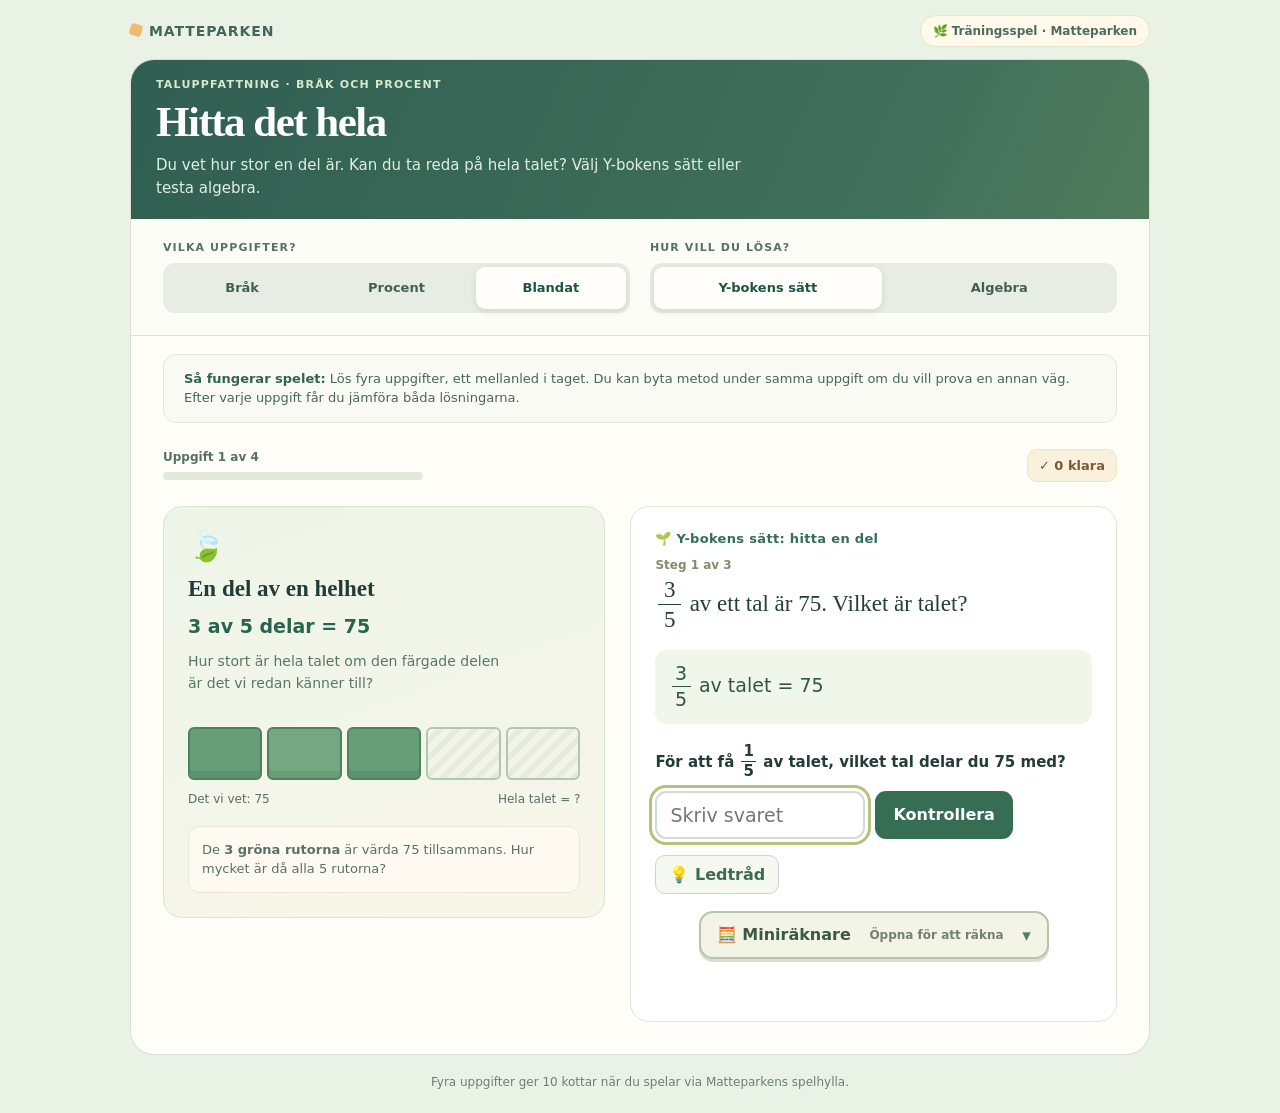
<file: hitta_det_hela.html>
<!DOCTYPE html>
<html lang="sv">
<head>
<meta charset="UTF-8" />
<meta name="viewport" content="width=device-width, initial-scale=1" />
<title>Hitta det hela | Matteparken</title>
<style>
:root { color-scheme: light; --forest:#285d51; --forest2:#376d59; --sage:#d5e8cf; --cream:#fffaf0; --paper:#fffef9; --ink:#223d38; --quiet:#547067; --line:#d8e3d7; --orange:#d9894e; --gold:#e8b661; --soft:#eaf4e5; --red:#9e463b; }
*{box-sizing:border-box}body{margin:0;background:radial-gradient(circle at 10% 6%,#f5efdb 0,transparent 40%),linear-gradient(165deg,#dfeee0,#f5f5e9 65%,#e8f1e3);font-family:system-ui,-apple-system,Segoe UI,sans-serif;color:var(--ink);min-height:100vh}button,input{font:inherit}button{cursor:pointer}button:focus-visible,input:focus-visible{outline:3px solid #c98a43;outline-offset:2px}.shell{width:min(100%,1040px);margin:auto;padding:24px 18px 50px}.topbar{display:flex;align-items:center;justify-content:space-between;gap:12px;padding:12px 0 20px}.brand{font-size:14px;letter-spacing:.065em;font-weight:900;color:#41675b}.brand .dot{display:inline-block;width:12px;height:12px;border-radius:3px;background:#efba6e;transform:rotate(17deg);margin-right:7px}.tag{font-size:12px;color:#4d6b62;background:#fff9e9;border:1px solid #e4e5cf;border-radius:999px;padding:8px 12px;font-weight:650}.main{background:var(--paper);border:1px solid rgba(62,108,75,.2);border-radius:24px;box-shadow:0 18px 40px rgba(42,70,47,.1);overflow:hidden}.hero{padding:26px 32px 24px;background:linear-gradient(115deg,#305e51 0,#41705d 75%,#507c5b 100%);color:#fff;position:relative}.hero:after{content:'✦';position:absolute;right:38px;top:8px;color:#f0ce8a;font-size:104px;opacity:.3}.eyebrow{letter-spacing:.11em;font-size:11px;text-transform:uppercase;font-weight:850;color:#d6e9cb}h1{margin:6px 0 8px;font-family:Georgia,serif;font-size:clamp(29px,4vw,43px);letter-spacing:-.035em}.hero p{margin:0;max-width:620px;color:#e0efe2;font-size:15px;line-height:1.55}.toolbar{display:grid;grid-template-columns:1fr 1fr;gap:20px;padding:22px 32px;border-bottom:1px solid var(--line);background:#fcfdf7}.control-label{font-size:11px;text-transform:uppercase;letter-spacing:.1em;color:#547268;font-weight:900;margin-bottom:9px}.segmented{display:flex;background:#e7ede4;border-radius:12px;padding:4px;gap:4px}.segmented button{flex:1;border:0;background:transparent;border-radius:9px;color:#406055;font-size:13px;font-weight:750;padding:10px 7px;min-height:42px}.segmented button[aria-pressed="true"]{background:#fffefa;box-shadow:0 2px 7px rgba(29,52,29,.12);color:#1c5544}.play-area{padding:26px 32px 32px}.game-header{display:flex;justify-content:space-between;align-items:center;gap:16px;margin-bottom:24px}.small-label{font-size:12px;color:var(--quiet);font-weight:750}.progress-line{height:8px;border-radius:12px;background:#e2eadc;overflow:hidden;width:min(260px,35vw);margin-top:8px}.progress-fill{height:100%;border-radius:12px;background:#78a86b;width:0;transition:width .25s}.count{font-size:13px;background:#faf1dd;border:1px solid #f1e2c2;padding:8px 11px;border-radius:10px;font-weight:750;color:#795a34}.two-col{display:grid;grid-template-columns:minmax(0,1fr) minmax(0,1.1fr);gap:25px;align-items:start}.visual{padding:24px;background:linear-gradient(160deg,#edf5e8,#f8f6e9);border:1px solid #d4e5d0;border-radius:19px;min-height:350px}.visual .icon-row{font-size:30px;line-height:1}.visual h2{font-family:Georgia,serif;font-weight:700;line-height:1.25;font-size:23px;margin:14px 0 12px}.visual .given{font-size:19px;font-weight:850;color:#2a6450}.visual .instruction{font-size:14px;line-height:1.55;color:#587568;max-width:320px}.tiles{margin:32px 0 12px;display:flex;gap:5px;min-height:53px}.tile{min-width:0;flex:1;border-radius:6px;border:2px solid #b2c8ac;background:repeating-linear-gradient(135deg,#f3f5ea,#f3f5ea 6px,#e5ecdf 6px,#e5ecdf 12px);position:relative}.tile.filled{background:#679d79;border-color:#4d825e;box-shadow:inset 0 -7px 0 rgba(26,78,38,.12)}.tile:nth-child(2n).filled{background:#75a783}.tile-note{font-size:12px;color:var(--quiet);display:flex;justify-content:space-between}.mini-note{background:#fffaf1;border:1px solid #e8e8d4;border-radius:12px;padding:13px;margin-top:20px;font-size:13px;line-height:1.5;color:#577168}.workspace{background:#fff;border:1px solid #e0e5d8;border-radius:19px;padding:24px;min-height:350px}.method-title{font-size:13px;font-weight:900;letter-spacing:.025em;color:#326f57;margin-bottom:12px}.stage-index{font-size:12px;font-weight:700;color:#8a876e}.problem{font-size:23px;font-family:Georgia,serif;line-height:1.3;margin:6px 0 18px;color:#243f38}.math-row{font-size:19px;padding:14px;background:#f1f6eb;border-radius:12px;color:#315647;line-height:1.4;overflow-wrap:anywhere}.ask{font-size:15px;font-weight:800;margin:20px 0 11px;line-height:1.45}.answerline{display:flex;gap:10px;align-items:stretch}.answerline input{width:100%;min-width:0;max-width:210px;border:2px solid #ceded2;border-radius:11px;padding:11px 13px;font-size:19px;background:white;color:#1d4336}.action{border:0;background:#356e54;color:white;border-radius:11px;padding:11px 18px;font-weight:850;transition:filter .12s}.action:hover{filter:brightness(1.09)}.ghost{border:1px solid #c9d9c9;background:#f4f8f0;color:#3c6b50;border-radius:10px;padding:9px 13px;font-weight:850}.ghost:hover{background:#e4eedc}.choices{display:grid;gap:9px}.choice{background:#f8faf3;border:2px solid #d7e4d4;border-radius:12px;text-align:left;padding:13px 14px;font-size:17px;font-weight:680;color:#285545}.choice:hover{background:#eaf4e4;border-color:#8eac90}.under-actions{display:flex;gap:8px;flex-wrap:wrap;margin-top:16px}.feedback{font-size:14px;font-weight:750;min-height:24px;margin-top:14px;line-height:1.45}.feedback.good{color:#207a4a}.feedback.bad{color:var(--red)}.hint{font-size:14px;line-height:1.6;color:#536959;background:#f9f3e7;border:1px solid #e7dbbe;border-radius:10px;padding:11px 13px;margin-top:12px}.hidden{display:none!important}.success{padding:21px 0 5px}.success h2{font-family:Georgia,serif;font-size:28px;margin:8px 0}.success p{line-height:1.5;color:#4c7061}.success .big-result{font-size:28px;font-weight:900;color:#246747;background:#e4f4dd;border-radius:14px;padding:15px 18px;display:inline-block;margin-bottom:14px}.compare{display:grid;grid-template-columns:1fr 1fr;gap:12px;margin:18px 0}.method-card{border:1px solid #d7e5d6;border-radius:14px;background:#f9fcf5;padding:14px;min-width:0}.method-card strong{display:block;color:#336d50;font-size:13px;margin-bottom:9px}.method-card div{font-size:14px;line-height:1.6;overflow-wrap:anywhere}.method-card div+div{margin-top:4px}.success .action{margin-top:5px}.ending{text-align:center;padding:38px 15px}.ending h2{font-family:Georgia,serif;font-size:35px;margin:8px 0}.ending p{line-height:1.55;color:#4b6c5d}.final-medal{font-size:64px;line-height:1.3}.footer{font-size:12px;text-align:center;color:#698175;line-height:1.5;margin-top:18px}.fraction{display:inline-grid;vertical-align:middle;text-align:center;line-height:1.05;margin:0 .12em;min-width:1em}.fraction span:first-child{border-bottom:1.5px solid currentColor;padding:0 .1em .12em}.fraction span:last-child{padding-top:.12em}.inline-math{white-space:nowrap}.how-to{margin:18px 32px 0;padding:14px 20px;border:1px solid #e0e9d7;border-radius:13px;background:#f8faf3;color:#486756;font-size:13px;line-height:1.5}.how-to strong{color:#32654d}@media(max-width:750px){.toolbar,.two-col,.compare{grid-template-columns:1fr}.toolbar{gap:16px}.shell{padding:8px 10px 30px}.hero{padding:24px 21px}.toolbar,.play-area{padding:20px}.visual{min-height:0}.workspace{min-height:270px}.visual .instruction{max-width:none}.tiles{margin:16px 0 10px}.game-header{margin-bottom:15px}.how-to{margin:16px 20px 0}.hero:after{right:15px;top:22px;font-size:75px}}
.math-tip{display:block;margin-top:6px;font-size:14px;line-height:1.4;font-weight:600;color:#597265}

body{background:#eaf2e6}.shell{padding:12px 10px 22px}.topbar{padding:3px 0 12px}.main{box-shadow:none}.hero{padding:18px 25px}.hero:after{display:none}.footer{margin-bottom:0}@media(max-width:750px){.toolbar,.play-area{padding:15px}.how-to{margin:12px 16px 0}}
</style>
<link rel="stylesheet" href="percent_part_interest.css?v=unified-20261019" />
</head>
<body class="pp-game">
<div class="shell">
<div class="topbar"><div class="brand"><span class="dot"></span>MATTEPARKEN</div><div class="tag">🌿 Träningsspel · Matteparken</div></div>
<main class="main">
<section class="hero"><div class="eyebrow">Taluppfattning · bråk och procent</div><h1>Hitta det hela</h1><p>Du vet hur stor en del är. Kan du ta reda på hela talet? Välj Y-bokens sätt eller testa algebra.</p></section>
<section class="toolbar" aria-label="Spelinställningar">
<div><div class="control-label">Vilka uppgifter?</div><div class="segmented" id="typeControl"><button data-type="fraction" aria-pressed="false">Bråk</button><button data-type="percent" aria-pressed="false">Procent</button><button data-type="mix" aria-pressed="true">Blandat</button></div></div>
<div><div class="control-label">Hur vill du lösa?</div><div class="segmented" id="methodControl"><button data-method="book" aria-pressed="true">Y-bokens sätt</button><button data-method="algebra" aria-pressed="false">Algebra</button></div></div>
</section>
<div class="how-to"><strong>Så fungerar spelet:</strong> Lös fyra uppgifter, ett mellanled i taget. Du kan byta metod under samma uppgift om du vill prova en annan väg. Efter varje uppgift får du jämföra båda lösningarna.</div>
<section class="play-area">
<div id="activeGame">
<div class="game-header"><div><div class="small-label" id="roundLabel">Uppgift 1 av 4</div><div class="progress-line"><div class="progress-fill" id="progressFill"></div></div></div><div class="count" id="countLabel">✓ 0 klara</div></div>
<div class="two-col">
<div class="visual"><div class="icon-row" id="visualIcon">🌳</div><h2 id="visualTitle">Den kända delen</h2><div class="given" id="knownPart"></div><p class="instruction" id="visualExplanation"></p><div class="tiles" id="tiles" aria-label="Bild av känt antal delar"></div><div class="tile-note"><span id="tileStart">0</span><span id="tileEnd">Hela talet = ?</span></div><div class="mini-note" id="visualNote">De färgade rutorna visar det vi vet.</div></div>
<div class="workspace"><div id="exercise"><div class="method-title" id="methodTitle">Y-bokens sätt</div><div class="stage-index" id="stageIndex">Steg 1 av 3</div><div class="problem" id="problem"></div><div class="math-row" id="mathLine"></div><div class="ask" id="ask"></div><div id="questionControls"></div><div class="under-actions"><button class="ghost" type="button" id="hintButton">💡 Ledtråd</button></div>
<div id="wholeSharedCalculator"></div><div id="hint" class="hint hidden" aria-live="polite"></div><div id="feedback" class="feedback" role="status" aria-live="polite"></div></div><div id="solved" class="success hidden"></div></div>
</div></div>
<div id="ending" class="ending hidden"><div class="final-medal">🌟</div><h2>Du hittade det hela!</h2><p id="endingText"></p><button class="action" id="restartButton">Spela igen</button></div>
</section>
</main><p class="footer">Fyra uppgifter ger 10 kottar när du spelar via Matteparkens spelhylla.</p>
</div>
<script src="matteparken_calculator.js?v=unified-20261019"></script>
<script>
(()=>{'use strict';
const $=id=>document.getElementById(id);
const state={kind:'mix',method:'book',questions:[],index:0,step:0,finished:0,solved:false,mistakes:0,hints:0,rewarded:false,rewardNP:0};
function parkMath(){
 try{
  if(window.parent===window)return null;
  const p=window.parent;
  const view=p.document.getElementById('wholeView');
  if(!view || view.classList.contains('hidden'))return null;
  return p.Mattezoo?.math || null;
 }catch(error){return null;}
}
const random=a=>a[Math.floor(Math.random()*a.length)];
const fraction=(a,b)=>`<span class="fraction"><span>${a}</span><span>${b}</span></span>`;
const pct=p=>p+' %';
const fmt=n=>String(n).replace('.',',');
function createFraction(a,b,unit){return {kind:'fraction',a,b,unit,part:a*unit,whole:b*unit}}
function createPercent(p,ten){return {kind:'percent',p,ten,part:p/10*ten,whole:10*ten}}
function generate(kind){
 if(kind==='fraction') {let b=random([3,4,5,6,8]),a=random(Array.from({length:b-2},(_,i)=>i+2));return createFraction(a,b,random([4,5,6,8,10,12,15,20,25]));}
 return createPercent(random([20,30,40,50,60,70,80,90]),random([3,4,5,6,7,8,10,12,15,20]));
}
function buildRound(){
 const firstF=createFraction(3,5,25),secondF=createFraction(2,3,12),firstP=createPercent(60,7),secondP=createPercent(70,8);
 let q;
 if(state.kind==='fraction')q=[firstF,secondF,generate('fraction'),generate('fraction')];
 else if(state.kind==='percent')q=[firstP,secondP,generate('percent'),generate('percent')];
 else q=[firstF,firstP,generate('fraction'),generate('percent')];
 return q;
}
function current(){return state.questions[state.index]}
function problem(q){if(q.kind==='fraction')return `${fraction(q.a,q.b)} av ett tal är ${q.part}. Vilket är talet?`;return `${q.p} % av ett tal är ${q.part}. Vilket är talet?`}
function bookStages(q){if(q.kind==='fraction')return [
 {math:`${fraction(q.a,q.b)} av talet = ${q.part}`,ask:`För att få ${fraction(1,q.b)} av talet, vilket tal delar du ${q.part} med?`,answer:q.a,hint:`Täljaren ${q.a} berättar hur många lika stora delar du redan känner till. Dela med täljaren.`},
 {math:`${fraction(1,q.b)} av talet = ${q.part} ÷ ${q.a}`,ask:`Vad är ${fraction(1,q.b)} av talet?`,answer:q.unit,hint:`Beräkna ${q.part} ÷ ${q.a}. Det ger värdet av en enda del.`},
 {math:`${fraction(q.b,q.b)} av talet = ${q.unit} · ${q.b}`,ask:`Vad är hela talet?`,answer:q.whole,hint:`En del är ${q.unit}. Det hela innehåller ${q.b} sådana delar. Multiplicera!`}
 ];return [
 {math:`${pct(q.p)} av talet = ${q.part}`,ask:`Hur många 10 %-delar finns det i ${pct(q.p)}?`,answer:q.p/10,hint:`10 %, 20 %, 30 % ... Räkna hur många tioprocentare ${pct(q.p)} motsvarar.`},
 {math:`10 % av talet = ${q.part} ÷ ${q.p/10}`,ask:`Hur mycket är 10 % av talet?`,answer:q.ten,hint:`Dela den kända delen ${q.part} med ${q.p/10}, så får du 10 %.`},
 {math:`100 % av talet = ${q.ten} · 10`,ask:`Vad är hela talet (100 %)?`,answer:q.whole,hint:`100 % är tio gånger 10 %. Multiplicera ${q.ten} med 10.`}
 ]}
function algebraStages(q){if(q.kind==='fraction')return [
 {ask:'Vilken ekvation beskriver uppgiften?',choices:[`${fraction(q.a,q.b)}x = ${q.part}`,`${fraction(q.b,q.a)}x = ${q.part}`,`x + ${fraction(q.a,q.b)} = ${q.part}`],answer:0,math:'Anta att hela talet är X',hint:'Tänk: den givna bråkdelen av x ska vara lika med det kända värdet.'},
 {math:`${fraction(q.a,q.b)}x = ${q.part} &nbsp; ⇒ &nbsp; ${q.a}x = ${q.part} · ${q.b}`,ask:`Multiplicera båda led med ${q.b}. Vad blir ${q.a}x?`,answer:q.part*q.b,hint:`Beräkna ${q.part} · ${q.b}. Då försvinner nämnaren från vänsterledet.`},
 {math:`${q.a}x = ${q.part*q.b} &nbsp; ⇒ &nbsp; x = ${q.part*q.b} ÷ ${q.a}`,ask:'Vad är x, alltså hela talet?',answer:q.whole,hint:`Dela ${q.part*q.b} med ${q.a} för att få ett ensamt x.`}
 ];return [
 {ask:'Vilken ekvation beskriver uppgiften?',choices:[`${fmt(q.p/100)}x = ${q.part}`,`${q.p}x = ${q.part}`,`x + ${fmt(q.p/100)} = ${q.part}`],answer:0,math:'Anta att hela talet är X<div class="math-tip">Tips: Procent kan skrivas som decimaltal</div>',hint:`${q.p} % = ${fmt(q.p/100)}. Den delen av x ska vara ${q.part}.`},
 {math:`${fmt(q.p/100)}x = ${q.part} &nbsp; ⇒ &nbsp; x = ${q.part} ÷ ${fmt(q.p/100)}`,ask:'Vad är x, alltså hela talet?',answer:q.whole,hint:`Dela båda led med ${fmt(q.p/100)}, alltså skriv ${q.part} ÷ ${fmt(q.p/100)}.`}
 ]}
function stages(q){return state.method==='book'?bookStages(q):algebraStages(q)}
function toggle(el,bool){el.classList.toggle('hidden',!bool)}
function drawVisual(q){
 $('visualIcon').textContent=q.kind==='fraction'?'🍃':'🌳';
 $('visualTitle').textContent=q.kind==='fraction'?'En del av en helhet':'En andel av det hela';
 $('knownPart').textContent=q.kind==='fraction'?`${q.a} av ${q.b} delar = ${q.part}`:`${q.p} % = ${q.part}`;
 $('visualExplanation').textContent='Hur stort är hela talet om den färgade delen är det vi redan känner till?';
 const total=q.kind==='fraction'?q.b:10;
 const known=q.kind==='fraction'?q.a:q.p/10;
 $('tiles').innerHTML=Array.from({length:total},(_,i)=>`<div class="tile ${i<known?'filled':''}" title="${i<known?'Känd del':'Okänd del'}"></div>`).join('');
 $('tiles').setAttribute('aria-label',`${known} av ${total} delar är färgade och har tillsammans värdet ${q.part}`);
 $('tileStart').textContent='Det vi vet: '+q.part;
 $('visualNote').innerHTML=q.kind==='fraction'?`De <strong>${known} gröna rutorna</strong> är värda ${q.part} tillsammans. Hur mycket är då alla ${total} rutorna?`:`De <strong>${known} gröna rutorna</strong> visar ${q.p} %. Alla 10 rutorna är 100 %.`;
}
function render(){
 if(state.index>=state.questions.length){renderEnd();return;}
 const q=current(); const steps=stages(q), stage=steps[state.step];
 toggle($('activeGame'),true);toggle($('ending'),false);
 $('roundLabel').textContent=`Uppgift ${state.index+1} av ${state.questions.length}`;
 $('progressFill').style.width=(100*state.finished/state.questions.length)+'%';
 $('countLabel').textContent=`✓ ${state.finished} klara`;
 for(const b of document.querySelectorAll('#typeControl button'))b.setAttribute('aria-pressed',String(b.dataset.type===state.kind));
 for(const b of document.querySelectorAll('#methodControl button'))b.setAttribute('aria-pressed',String(b.dataset.method===state.method));
 drawVisual(q);
 toggle($('solved'),state.solved);toggle($('exercise'),!state.solved);
 if(state.solved){renderSolved(q);return;}
 $('methodTitle').textContent=state.method==='book'?'🌱 Y-bokens sätt: hitta en del':'✏️ Algebra: lös med x';
 $('stageIndex').textContent=`Steg ${state.step+1} av ${steps.length}`;
 $('problem').innerHTML=problem(q);
 $('mathLine').innerHTML=stage.math;
 $('ask').innerHTML=stage.ask;
 const c=$('questionControls');c.innerHTML='';
 if(stage.choices){let div=document.createElement('div');div.className='choices';
  stage.choices.forEach((txt,i)=>{let b=document.createElement('button');b.type='button';b.className='choice';b.innerHTML=txt;b.addEventListener('click',()=>submit(i));div.appendChild(b)});c.appendChild(div)}
 else{c.innerHTML='<form id="answerForm" class="answerline"><input id="answerInput" type="text" inputmode="decimal" autocomplete="off" aria-label="Ditt svar" placeholder="Skriv svaret" /><button class="action" type="submit">Kontrollera</button></form>';
  $('answerForm').addEventListener('submit',e=>{e.preventDefault();submit($('answerInput').value)});setTimeout(()=>{$('answerInput')?.focus()},0);}
 toggle($('hint'),false);$('hint').textContent='';$('feedback').textContent='';$('feedback').className='feedback';
}
function submit(raw){if(state.solved)return;let st=stages(current())[state.step];let value;
 if(st.choices)value=raw;
 else {let s=String(raw).trim().replace(/\s/g,'').replace(',','.');if(!s){feedback('Skriv ett svar innan du kontrollerar.',false);return;}value=Number(s);}
 if(Number.isFinite(value)&&Math.abs(value-st.answer)<1e-8){
  state.step++;if(state.step>=stages(current()).length){state.solved=true;state.finished++;
   try{parkMath()?.recordQuestion({gameId:'whole',type:'solved-whole',method:state.method,kind:current().kind});}
   catch(error){console.warn('Kunde inte registrera uppgiften',error);}
   render();return;}
  render();feedback('Rätt! Nu tar vi nästa steg.',true);
 }else{state.mistakes++;feedback('Inte riktigt. Prova igen eller ta en ledtråd.',false)}
}
function feedback(message,good){$('feedback').textContent=message;$('feedback').className='feedback '+(good?'good':'bad')}
function buildComparison(q){
 let book,alg;
 if(q.kind==='fraction'){
 book=[`${fraction(q.a,q.b)} av talet = ${q.part}`,`${fraction(1,q.b)} = ${q.part} ÷ ${q.a} = ${q.unit}`,`${fraction(q.b,q.b)} = ${q.unit} · ${q.b} = ${q.whole}`];
 alg=[`${fraction(q.a,q.b)}x = ${q.part}`,`${q.a}x = ${q.part} · ${q.b} = ${q.part*q.b}`,`x = ${q.part*q.b} ÷ ${q.a} = ${q.whole}`];
 }else{
 book=[`${pct(q.p)} = ${q.part}`,`10 % = ${q.part} ÷ ${q.p/10} = ${q.ten}`,`100 % = ${q.ten} · 10 = ${q.whole}`];
 alg=[`${fmt(q.p/100)}x = ${q.part}`,`x = ${q.part} ÷ ${fmt(q.p/100)}`,`x = ${q.whole}`];
 }
 return `<div class="compare"><div class="method-card"><strong>🌱 Y-bokens sätt</strong>${book.map(x=>'<div>'+x+'</div>').join('')}</div><div class="method-card"><strong>✏️ Algebra</strong>${alg.map(x=>'<div>'+x+'</div>').join('')}</div></div>`;
}
function renderSolved(q){$('solved').innerHTML=`<div style="font-size:35px">✨</div><h2>Du hittade hela talet!</h2><div class="big-result">${q.whole}</div><p>Två olika vägar, samma svar. Jämför hur stegen hänger ihop:</p>${buildComparison(q)}<button type="button" class="action" id="nextButton">${state.index===state.questions.length-1?'Se resultat':'Nästa uppgift →'}</button>`;$('nextButton').addEventListener('click',()=>{state.index++;state.step=0;state.solved=false;render()})}
function renderEnd(){
 toggle($('activeGame'),false);toggle($('ending'),true);
 if(!state.rewarded){
   state.rewarded=true;
   try{
     const math=parkMath();
     if(math){
       const result=math.completeActivity({gameId:'whole',type:'four-whole-round',questions:4});
       state.rewardNP=Math.max(0,Number(result?.rewardNP)||0);
     }
   }catch(error){console.warn('Kunde inte registrera omgången',error);}
 }
 const reward=state.rewardNP>0?' Du fick '+state.rewardNP+' kottar!':'';
 $('endingText').textContent=`Du löste alla ${state.finished} uppgifterna. ${state.mistakes===0?'Utan ett enda fel dessutom!':'Du tränade, prövade och tog dig hela vägen.'}${reward} Välj gärna en annan metod och jämför.`;
}
function start(){state.questions=buildRound();state.index=0;state.step=0;state.finished=0;state.solved=false;state.mistakes=0;state.hints=0;state.rewarded=false;state.rewardNP=0;render()}
document.querySelectorAll('#typeControl button').forEach(b=>b.addEventListener('click',()=>{if(state.kind===b.dataset.type)return;state.kind=b.dataset.type;start()}));
document.querySelectorAll('#methodControl button').forEach(b=>b.addEventListener('click',()=>{if(state.method===b.dataset.method)return;state.method=b.dataset.method;state.step=0;render()}));
$('hintButton').addEventListener('click',()=>{if(state.solved)return;const stage=stages(current())[state.step];$('hint').innerHTML=stage.hint;toggle($('hint'),true);state.hints++});

// Samma miniräknare som i Beräkna delen och Räntebanken.
$('wholeSharedCalculator').innerHTML=window.MatteparkenCalculator.markup();
window.MatteparkenCalculator.bind($('wholeSharedCalculator'));

$('restartButton').addEventListener('click',start);start();
})();
</script>
</body>
</html>
</file>
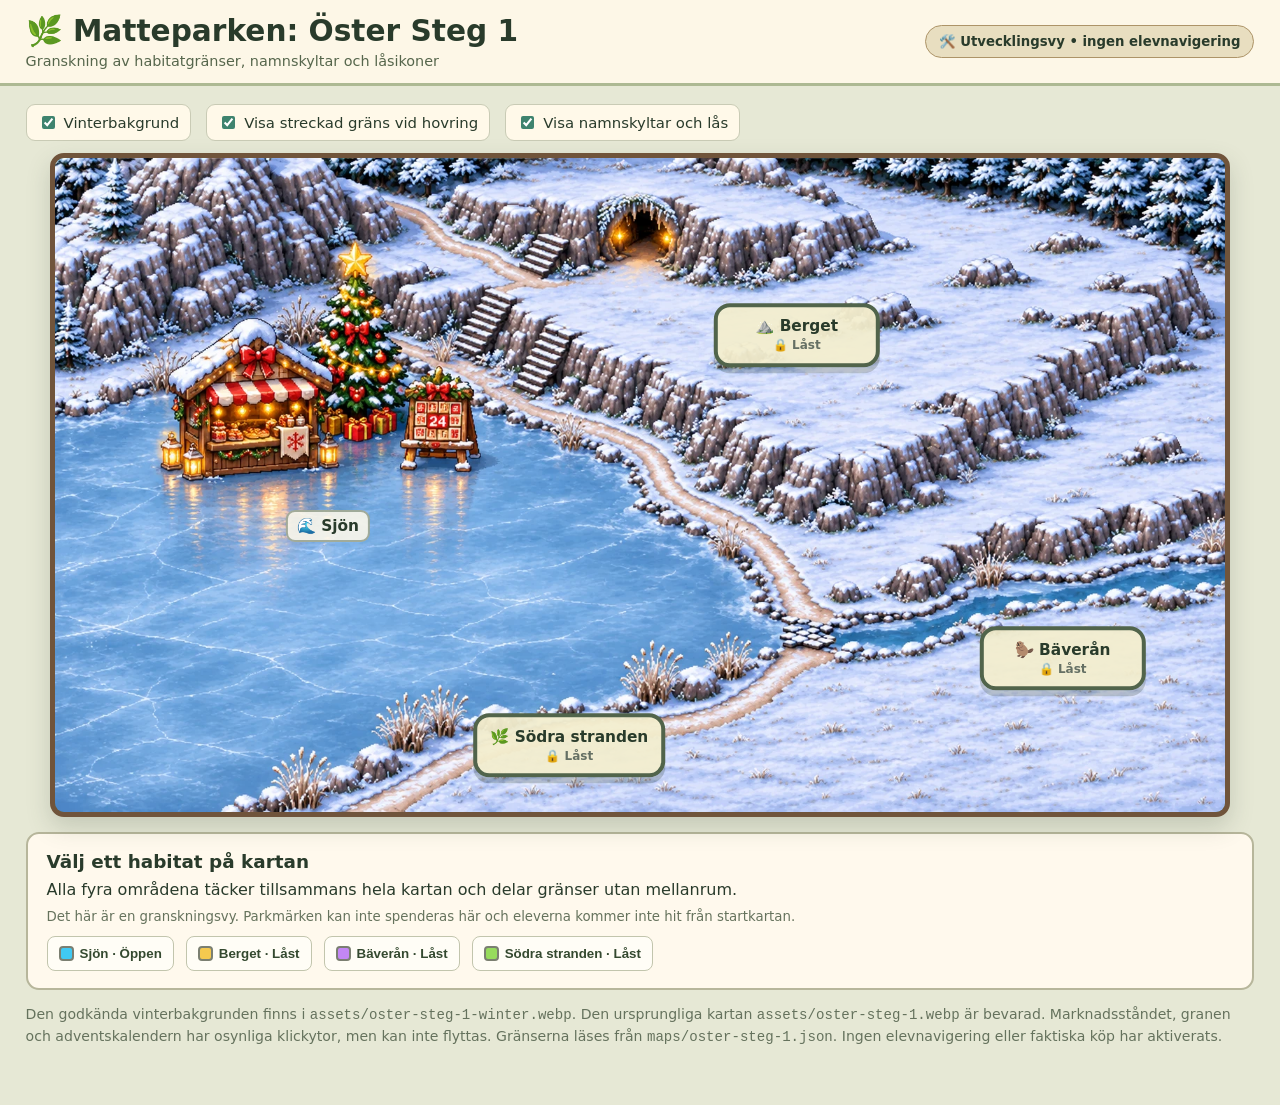
<file: oster-steg-1-preview.html>
<!doctype html>
<html lang="sv">
<head>
  <meta charset="utf-8">
  <meta name="viewport" content="width=device-width,initial-scale=1">
  <meta name="robots" content="noindex,nofollow">
  <title>Matteparken • Öster Steg 1 • Habitatgranskning</title>
  <style>
    :root{color-scheme:light;--ink:#293b2b;--cream:#fff7dd;--wood:#765038}
    *{box-sizing:border-box}
    body{margin:0;min-height:100vh;background:#e6e8d5;color:var(--ink);font-family:"Trebuchet MS",system-ui,sans-serif}
    header{display:flex;align-items:center;justify-content:space-between;gap:16px;padding:14px clamp(12px,2vw,30px);background:#fdf7e7;border-bottom:3px solid #adb993}
    h1{font-size:clamp(1.15rem,2.6vw,1.85rem);margin:0}
    header p{margin:5px 0 0;color:#56664c;font-size:.9rem}
    .private-pill{font-weight:bold;background:#e8dec0;border:1px solid #ad9468;border-radius:99px;padding:8px 13px;white-space:nowrap;font-size:.83rem}
    main{max-width:1780px;margin:auto;padding:18px clamp(10px,2vw,30px) 45px}
    .controls{display:flex;gap:15px;align-items:center;flex-wrap:wrap;margin-bottom:12px;font-size:.93rem}
    .controls label{display:inline-flex;align-items:center;gap:6px;background:#fff9e9;border:1px solid #c9cbb5;border-radius:9px;padding:8px 11px;cursor:pointer}
    input{accent-color:#3e836e}
    /* Startkartans maxbredd är 1180px. Begränsa också efter tillgänglig skärmhöjd. */
    .stage{position:relative;width:min(1180px,100%,calc((100dvh - 185px) * 1.77683));aspect-ratio:1672/941;margin-inline:auto;overflow:hidden;background:#56724e;border:5px solid #70543b;border-radius:14px;box-shadow:0 10px 23px #45574636}
    .background{width:100%;height:100%;display:block;object-fit:fill;user-select:none}
    /* Den godkända vinterkartan är en egen bild, inte ett filter ovanpå sommarkartan. */
    .background{image-rendering:auto}
    .regions{position:absolute;inset:0;width:100%;height:100%;z-index:2}
    /* Samma princip som startkartans .build-zone: ingen synlig kant i viloläge,
       diskret ljus, streckad kontur och lätt toning först vid hover/fokus. */
    .region{fill:transparent;stroke:transparent;stroke-width:1.5;stroke-dasharray:5 6;stroke-linejoin:round;vector-effect:non-scaling-stroke;cursor:pointer;transition:fill .15s,stroke .15s}
    .region:hover,.region.hovered,.region:focus-visible{fill:rgba(255,255,225,.18);stroke:rgba(255,250,210,.95);outline:none}
    .no-borders .region:hover,.no-borders .region.hovered,.no-borders .region:focus-visible{fill:transparent;stroke:transparent}
    .labels{position:absolute;inset:0;z-index:3;pointer-events:none}
    /* Öppen namnskylt och låskort från startkartans habitatprogression. */
    .habitat-label{pointer-events:auto;position:absolute;transform:translate(-50%,-50%);display:flex;flex-direction:column;align-items:center;justify-content:center;gap:3px;cursor:pointer;font:inherit;text-align:center;color:var(--ink)}
    .habitat-label.habitat-open{padding:5px 9px;border:2px solid rgba(64,85,58,.45);border-radius:9px;background:rgba(255,250,235,.88)}
    .habitat-label.habitat-locked{min-width:clamp(100px,13vw,210px);border:4px solid #51644b;border-radius:16px;background:rgba(244,238,207,.94);padding:clamp(4px,.8vw,12px) clamp(6px,1vw,15px);box-shadow:0 6px 0 rgba(55,70,50,.24);transition:transform .15s,background .15s}
    .habitat-label.habitat-locked:hover{transform:translate(-50%,-52%);background:#fff0d5}
    .habitat-label:focus-visible{outline:3px solid #fff;outline-offset:3px}
    .habitat-label .name{font-size:clamp(9px,1.2vw,18px);font-weight:900;white-space:nowrap}
    .habitat-label .state{font-size:clamp(8px,.95vw,12px);font-weight:800}
    .habitat-label .state.locked{color:#657064}
    .habitat-label .state.open{display:none}
    .no-labels .labels{display:none}
    .panel{margin:15px 0 0;background:#fff9ed;border-radius:13px;border:2px solid #b7b69b;padding:17px 19px}
    .panel h2{margin:0 0 5px;font-size:1.15rem}
    .panel p{margin:6px 0;line-height:1.55}
    .panel small{display:block;color:#66735d}
    .legend{display:flex;flex-wrap:wrap;gap:12px;margin-top:12px}
    .legend button{display:flex;align-items:center;gap:6px;border:1px solid #c2c5ad;background:#fffdf6;border-radius:8px;padding:9px 11px;color:#34492f;cursor:pointer;font-weight:700}
    .swatch{width:15px;height:15px;border:2px solid #7b7f71;border-radius:4px}
    /* Osynliga klickytor över julmarknadens tre inbakade objekt. */
    .christmas-objects{position:absolute;inset:0;z-index:4;pointer-events:none}
    .stage:not(.winter) .christmas-objects{display:none}
    .christmas-object{position:absolute;pointer-events:auto;cursor:pointer;background:transparent;border:0;padding:0;touch-action:manipulation}
    .christmas-object:focus-visible{outline:2px dashed #fff8de;outline-offset:3px;border-radius:6px}
    .christmas-object img,.christmas-object .object-name{display:none}
    .christmas-object.stall{left:9%;top:23%;width:14%;height:26%}
    .christmas-object.tree{left:21%;top:12%;width:9%;height:33%}
    .christmas-object.calendar{left:29%;top:31%;width:7.5%;height:17%}
    .christmas-dialog{position:fixed;inset:0;z-index:20;display:none;align-items:center;justify-content:center;background:#1023319c;padding:16px}
    .christmas-dialog.open{display:flex}
    .christmas-dialog .dialog-card{width:min(450px,100%);border:5px solid #84613f;background:#fff5dd;border-radius:18px;box-shadow:0 16px 45px #15233266;padding:22px;text-align:center}
    .christmas-dialog h2{margin:0 0 9px}
    .christmas-dialog p{line-height:1.5}
    .christmas-dialog button{padding:9px 17px;background:#4c7656;border:2px solid #264b30;border-radius:9px;color:white;font-weight:900;cursor:pointer}

    /* Julmarknadens separat granskbara butik, baserad på startkartans dekorationslådor. */
    .christmas-dialog .dialog-card.market-card{width:min(790px,100%);max-height:min(88dvh,800px);overflow:auto;text-align:left;padding:0;background:#fff9e8}
    .market-header{padding:19px 22px 13px;background:linear-gradient(125deg,#346148,#54845b);color:#fff9e9;border-radius:12px 12px 0 0;border-bottom:5px solid #d2a458}
    .market-header h2{margin:0 0 3px;font-size:clamp(23px,3.2vw,32px)}
    .market-header p{margin:0;font-size:14px;color:#fff9e8}
    .market-main{padding:18px 21px 10px}
    .market-offer{display:grid;grid-template-columns:110px minmax(0,1fr);gap:17px;align-items:center;background:#f7edcf;border:2px solid #cdb889;border-radius:16px;padding:15px}
    .market-crate{width:98px;height:98px;display:grid;place-items:center;font-size:66px;border:3px solid #b99e68;border-radius:14px;background:radial-gradient(circle at 50% 30%,#fffbef,#e9d49f)}
    .market-offer h3{font-size:23px;margin:0 0 5px}
    .market-offer p{margin:0 0 7px;line-height:1.4}
    .market-tag{display:inline-block;background:#fff8e7;color:#704925;border:1px solid #d0ad73;border-radius:99px;padding:3px 9px;font-size:12px;font-weight:900}
    .market-price{font-weight:900;color:#48663b}
    .market-btn{background:#376c49!important;border-color:#285236!important;margin:8px 0 0;display:inline-flex;gap:7px;align-items:center}
    .market-btn:focus-visible{outline:3px solid #d19c4a;outline-offset:2px}
    .market-section-title{margin:20px 0 10px;font-size:19px}
    .market-grid{display:grid;grid-template-columns:repeat(4,minmax(0,1fr));gap:9px}
    .market-item{border:2px solid #d0c29e;border-radius:11px;background:#fffdf4;padding:10px 7px;min-height:93px;display:flex;flex-direction:column;align-items:center;justify-content:center;gap:6px;text-align:center}
    .market-item .emoji{font-size:30px;line-height:1.15}
    .market-item .name{font-size:13px;font-weight:900}
    .market-item .rarity{font-size:11px;color:#6a755b}
    .market-hint{font-size:12px;color:#68735e;line-height:1.5;margin-top:11px}
    .market-demo{padding:14px;margin-top:15px;border:2px dashed #b89d63;border-radius:12px;background:#fff3d6}
    .market-demo[hidden]{display:none}
    .market-demo h3{margin:0 0 5px;font-size:18px}
    .market-demo p{margin:3px 0 12px;font-size:13px}
    .market-demo .market-grid{grid-template-columns:repeat(3,minmax(0,1fr))}
    .market-demo .market-item{border-color:#c6a156;min-height:100px}
    .market-footer{display:flex;justify-content:flex-end;border-top:1px solid #d9cfb2;padding:12px 20px}
    .market-footer button{background:#795b43;border-color:#5a4131}
    @media(max-width:620px){.market-grid{grid-template-columns:repeat(3,minmax(0,1fr))}.market-offer{grid-template-columns:70px 1fr;gap:10px;padding:10px}.market-crate{width:68px;height:68px;font-size:44px}.market-offer h3{font-size:19px}.market-main{padding:12px}.market-demo .market-grid{grid-template-columns:repeat(3,minmax(0,1fr))}}
    .note{color:#65725d;font-size:.88rem;line-height:1.5}
    .error{background:#ffe4df;color:#842c20;padding:20px;border-radius:10px}
    @media(max-width:720px){.private-pill{display:none}.stage{border-width:2px;border-radius:8px}.habitat-label.habitat-open{border-width:1px;padding:2px 3px}.habitat-label.habitat-locked{border-width:2px;border-radius:7px;box-shadow:0 2px 0 rgba(55,70,50,.24);min-width:80px;padding:2px 3px}.habitat-label .name{font-size:clamp(8px,1.65vw,12px)}.habitat-label .state{font-size:clamp(7px,1.25vw,10px)}main{padding-left:5px;padding-right:5px}.controls{padding:0 8px}}
  </style>
</head>
<body>
  <header>
    <div><h1>🌿 Matteparken: Öster Steg 1</h1><p>Granskning av habitatgränser, namnskyltar och låsikoner</p></div>
    <span class="private-pill">🛠️ Utvecklingsvy • ingen elevnavigering</span>
  </header>
  <main>
    <div class="controls">
      <label><input type="checkbox" id="winter" checked> Vinterbakgrund</label>
      <label><input type="checkbox" id="borders" checked> Visa streckad gräns vid hovring</label>
      <label><input type="checkbox" id="labels" checked> Visa namnskyltar och lås</label>
    </div>
    <div id="stage" class="stage winter" aria-label="Öster Steg 1 i vinterskrud med fyra habitat">
      <img class="background" id="mapBackground" src="assets/oster-steg-1-winter.webp" alt="Öster Steg 1 på vintern, med frusen sjö, julmarknadsstånd, julgran och adventskalender" onerror="this.onerror=null;this.src='assets/oster-steg-1.webp'">
      <svg class="regions" id="regions" xmlns="http://www.w3.org/2000/svg" viewBox="0 0 1672 941" preserveAspectRatio="none" aria-label="Habitatgränser"></svg>
      <div class="labels" id="mapLabels"></div>
      <div class="christmas-objects" aria-label="Fasta objekt på julmarknaden">
        <button class="christmas-object stall" data-christmas="stall" type="button"  aria-label="Öppna julmarknadens dekorationsstånd">
          <img src="assets/christmas/stall.svg" alt="" draggable="false" />
          <span class="object-name">Julstånd</span>
        </button>
        <button class="christmas-object tree" data-christmas="tree" type="button"  aria-label="Titta på julgranen">
          <img src="assets/christmas/tree.svg" alt="" draggable="false" />
          <span class="object-name">Julgran</span>
        </button>
        <button class="christmas-object calendar" data-christmas="calendar" type="button"  aria-label="Öppna adventskalendern">
          <img src="assets/christmas/calendar.svg" alt="" draggable="false" />
          <span class="object-name">Adventskalender</span>
        </button>
      </div>
    </div>
    <div class="panel" aria-live="polite">
      <h2 id="detailTitle">Välj ett habitat på kartan</h2>
      <p id="detailDescription">Alla fyra områdena täcker tillsammans hela kartan och delar gränser utan mellanrum.</p>
      <small id="detailStatus">Det här är en granskningsvy. Parkmärken kan inte spenderas här och eleverna kommer inte hit från startkartan.</small>
      <div class="legend" id="legend"></div>
    </div>
    <p class="note">Den godkända vinterbakgrunden finns i <code>assets/oster-steg-1-winter.webp</code>. Den ursprungliga kartan <code>assets/oster-steg-1.webp</code> är bevarad. Marknadsståndet, granen och adventskalendern har osynliga klickytor, men kan inte flyttas. Gränserna läses från <code>maps/oster-steg-1.json</code>. Ingen elevnavigering eller faktiska köp har aktiverats.</p>
    <div id="christmasDialog" class="christmas-dialog" role="dialog" aria-modal="true" aria-labelledby="christmasDialogTitle" aria-hidden="true">
      <div class="dialog-card" id="christmasDialogCard">
        <div id="marketView" hidden>
          <div class="market-header">
            <h2 id="christmasDialogTitle">🎄 Julmarknadens vinterstånd</h2>
            <p>En liten överraskning till din vinterpark.</p>
          </div>
          <div class="market-main">
            <section class="market-offer" aria-label="Vinterlådan">
              <div class="market-crate" aria-hidden="true">🎁</div>
              <div>
                <h3>Vinterlådan</h3>
                <p>Öppna en låda och välj <strong>en av tre</strong> jul- eller vinterdekorationer.</p>
                <span class="market-tag">För Djupsjöns vintermiljö</span>
                <p class="market-price">🌰 Förslag: 50 kottar</p>
                <button class="market-btn" id="tryWinterCrate" type="button">🎁 Provöppna en låda</button>
              </div>
            </section>
            <div class="market-demo" id="marketDemo" hidden aria-live="polite">
              <h3>Tre överraskningar!</h3>
              <p>I den riktiga butiken får eleven välja en. Här visar vi bara ett exempel.</p>
              <div class="market-grid" id="marketDemoItems"></div>
            </div>
            <h3 class="market-section-title">Det här kan gömma sig i lådan</h3>
            <div class="market-grid" id="marketCatalogue"></div>
            <p class="market-hint">Det här är ett utkast. Lådorna kostar inga kottar i förhandsvisningen, ger inga föremål och ändrar inte elevens park. Vinterdekorationer sparas även när våren kommer.</p>
          </div>
        </div>
        <div id="simpleChristmasView">
          <h2 id="simpleChristmasTitle">Julmarknaden</h2>
          <p id="christmasDialogMessage"></p>
        </div>
        <div class="market-footer"><button type="button" id="closeChristmasDialog">Stäng</button></div>
      </div>
    </div>
  </main>
  <script>
    (function(){
      const d=document.getElementById("christmasDialog");
      const market=document.getElementById("marketView"),simple=document.getElementById("simpleChristmasView"),card=document.getElementById("christmasDialogCard");
      const message=document.getElementById("christmasDialogMessage"),title=document.getElementById("simpleChristmasTitle"),close=document.getElementById("closeChristmasDialog");
      const catalog=document.getElementById("marketCatalogue"),tryBtn=document.getElementById("tryWinterCrate");
      const demo=document.getElementById("marketDemo"),demoItems=document.getElementById("marketDemoItems");
      const items=[
        {name:"Snölykta",emoji:"🕯️",rarity:"Vanlig"},
        {name:"Snögubbe",emoji:"⛄",rarity:"Vanlig"},
        {name:"Liten snögran",emoji:"🌲",rarity:"Vanlig"},
        {name:"Skridskospår",emoji:"⛸️",rarity:"Vanlig"},
        {name:"Julklappar",emoji:"🎁",rarity:"Vanlig"},
        {name:"Julig parklykta",emoji:"🏮",rarity:"Ovanlig"},
        {name:"Isfigur",emoji:"🧊",rarity:"Ovanlig"},
        {name:"Julbock",emoji:"🐐",rarity:"Ovanlig"},
        {name:"Polkakäpp",emoji:"🍬",rarity:"Ovanlig"},
        {name:"Vinterkrans",emoji:"🌿",rarity:"Ovanlig"},
        {name:"Snöklädd bänk",emoji:"🪑",rarity:"Sällsynt"},
        {name:"Lysande isskulptur",emoji:"✨",rarity:"Sällsynt"}
      ];
      function itemCard(item){
        const node=document.createElement("div");
        node.className="market-item";
        const emoji=document.createElement("span");emoji.className="emoji";emoji.textContent=item.emoji;
        const name=document.createElement("span");name.className="name";name.textContent=item.name;
        const rarity=document.createElement("span");rarity.className="rarity";rarity.textContent=item.rarity;
        node.append(emoji,name,rarity);return node;
      }
      items.forEach(item=>catalog.appendChild(itemCard(item)));
      let origin=null;
      const entries={
        tree:{title:"✨ Julgranen",message:"Julmarknadens fasta gran. Den är en del av miljön och kan inte flyttas."},
        calendar:{title:"🎁 Matteparkens adventskalender",message:"Här ska adventskalendern med 24 klickbara luckor öppnas. Luckorna byggs i nästa steg."}
      };
      document.querySelectorAll("[data-christmas]").forEach(el=>el.addEventListener("click",()=>{
        origin=el;
        const stall=el.dataset.christmas==="stall";
        market.hidden=!stall;simple.hidden=stall;card.classList.toggle("market-card",stall);
        if(stall){demo.hidden=true;document.getElementById("christmasDialogTitle").textContent="🎄 Julmarknadens vinterstånd";}
        else{title.textContent=entries[el.dataset.christmas].title;message.textContent=entries[el.dataset.christmas].message;}
        d.classList.add("open");d.setAttribute("aria-hidden","false");
        close.focus();
      }));
      tryBtn.addEventListener("click",()=>{
        const pool=[...items];
        for(let i=pool.length-1;i>0;i--){const j=Math.floor(Math.random()*(i+1));[pool[i],pool[j]]=[pool[j],pool[i]];}
        demoItems.replaceChildren(...pool.slice(0,3).map(itemCard));demo.hidden=false;
      });
      function shut(){d.classList.remove("open");d.setAttribute("aria-hidden","true");origin?.focus();}
      close.addEventListener("click",shut);
      d.addEventListener("click",e=>{if(e.target===d)shut()});
      window.addEventListener("keydown",e=>{if(e.key==="Escape"&&d.classList.contains("open"))shut()});
    })();
    (async function(){
      const stage=document.getElementById("stage"),svg=document.getElementById("regions"),labels=document.getElementById("mapLabels"),legend=document.getElementById("legend");
      const title=document.getElementById("detailTitle"),description=document.getElementById("detailDescription"),status=document.getElementById("detailStatus");
      try {
        const response=await fetch("maps/oster-steg-1.json",{cache:"no-store"});
        if(!response.ok)throw new Error("Kunde inte läsa kartans definition (HTTP "+response.status+").");
        const data=await response.json(),b=data.boundaries,W=data.width,H=data.height;
        svg.setAttribute("viewBox","0 0 "+W+" "+H);
        const reversed=(a)=>a.slice().reverse();
        const polygons={
          oster_sjon:[...b.lakeNorth,...reversed(b.lakeSouth).slice(1),[0,H]],
          oster_berget:[[0,0],[W,0],...reversed(b.riverNorth),...reversed(b.lakeNorth).slice(1)],
          oster_baveran:[...b.riverNorth,[W,H],...reversed(b.southDivider).slice(0,1)],
          oster_sodra_stranden:[...b.lakeSouth,...b.southDivider.slice(1)]
        };

        const toPoints=(p)=>p.map(x=>x.join(",")).join(" ");
        const make=(tag,classes)=>{const el=document.createElement(tag);if(classes)el.className=classes;return el};
        const rgba=(hex,alpha)=>{const n=parseInt(hex.slice(1),16);return "rgba("+((n>>16)&255)+","+((n>>8)&255)+","+(n&255)+","+alpha+")"};
        function choose(h,poly){
          title.textContent=h.icon+" "+h.name;
          description.textContent=h.description;
          status.textContent=h.initiallyUnlocked?"✅ Öppen från början.":"🔒 Låst från början. Låses upp med parkmärken i den framtida spelversionen. Inga köp görs i granskningsläget.";
        }
        data.habitats.forEach(h=>{
          const p=document.createElementNS("http://www.w3.org/2000/svg","polygon");
          p.setAttribute("points",toPoints(polygons[h.id]));
          p.setAttribute("tabindex","0");p.setAttribute("role","button");
          p.setAttribute("aria-label",h.name+", "+(h.initiallyUnlocked?"öppen":"låst")+". Visa information");
          p.classList.add("region");p.dataset.id=h.id;svg.appendChild(p);
          p.addEventListener("click",()=>choose(h,p));
          p.addEventListener("keydown",e=>{if(e.key==="Enter"||e.key===" "){e.preventDefault();choose(h,p)}});
          const label=make("button","habitat-label "+(h.initiallyUnlocked?"habitat-open":"habitat-locked"));label.type="button";
          label.style.left=(100*h.position.x/W)+"%";label.style.top=(100*h.position.y/H)+"%";
          const name=make("span","name");name.textContent=h.icon+" "+h.name;
          const state=make("span","state "+(h.initiallyUnlocked?"open":"locked"));state.textContent=h.initiallyUnlocked?"✓ Öppen":"🔒 Låst";
          label.append(name,state);
          label.addEventListener("click",()=>choose(h,p));
          label.addEventListener("pointerenter",()=>p.classList.add("hovered"));
          label.addEventListener("pointerleave",()=>p.classList.remove("hovered"));
          label.addEventListener("focus",()=>p.classList.add("hovered"));
          label.addEventListener("blur",()=>p.classList.remove("hovered"));
          labels.appendChild(label);
          const item=make("button");item.type="button";const swatch=make("span","swatch");
          swatch.style.background=h.color;item.append(swatch,document.createTextNode(h.name+" · "+(h.initiallyUnlocked?"Öppen":"Låst")));
          item.addEventListener("click",()=>choose(h,p));legend.appendChild(item);
        });
        document.getElementById("winter").addEventListener("change",e=>{
          const winter=e.target.checked;
          stage.classList.toggle("winter",winter);
          const image=document.getElementById("mapBackground");
          image.src=winter?(data.winterBackground || "assets/oster-steg-1-winter.webp"):(data.summerBackground || "assets/oster-steg-1.webp");
          image.alt=winter?"Öster Steg 1 med frusen sjö och julmarknad":"Öster Steg 1 utan snö";
        });
        document.getElementById("borders").addEventListener("change",e=>stage.classList.toggle("no-borders",!e.target.checked));
        document.getElementById("labels").addEventListener("change",e=>stage.classList.toggle("no-labels",!e.target.checked));
      } catch(err){
        title.textContent="Det gick inte att läsa kartan";
        description.textContent=err.message;
        status.textContent="Öppna filen via Matteparkens publicerade GitHub Pages-adress. Lokala filer kan blockera inläsningen av JSON.";
      }
    })();
  </script>
</body>
</html>
</file>
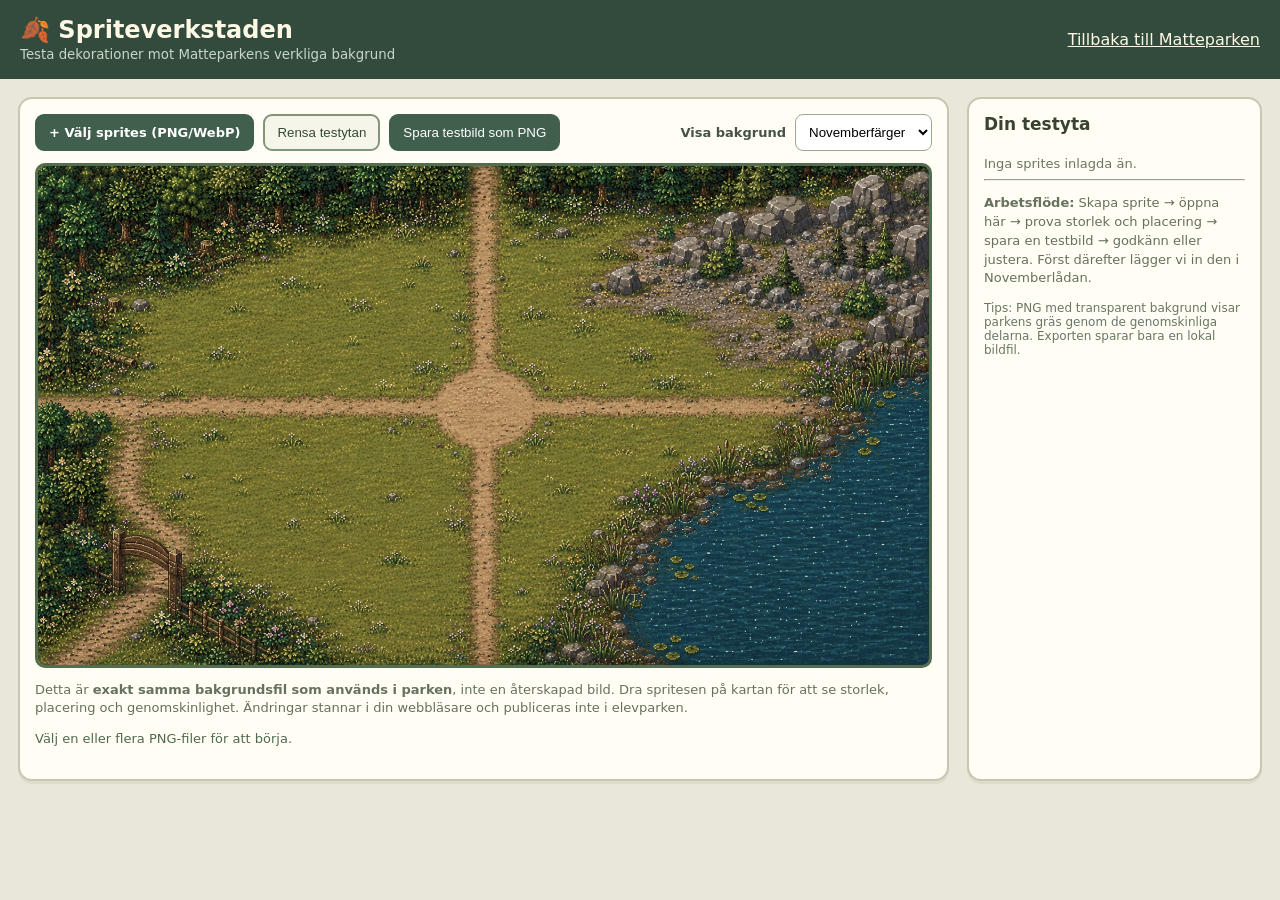
<file: spriteverkstad.html>
<!doctype html>
<html lang="sv">
<head>
<meta charset="utf-8">
<meta name="viewport" content="width=device-width, initial-scale=1">
<title>Spriteverkstaden | Matteparken</title>
<style>
:root{font-family:ui-rounded,"Trebuchet MS",system-ui,sans-serif;color:#394332;background:#e9e7d9}
*{box-sizing:border-box}
body{margin:0}
header{background:#334b3d;color:#fff8e5;padding:16px max(20px,calc((100vw - 1460px)/2));display:flex;align-items:center;justify-content:space-between;gap:12px;flex-wrap:wrap}
header h1{margin:0;font-size:24px}
header small{color:#c8d7c6}
a{color:inherit}
main{max-width:1480px;margin:0 auto;padding:18px;display:grid;grid-template-columns:minmax(0,1fr) 295px;gap:18px}
.panel{background:#fffdf4;border:2px solid #c7c7b1;border-radius:14px;padding:15px;box-shadow:0 3px 0 #c7c7b155}
h2{font-size:17px;margin:0 0 10px}
.muted{color:#66715f;font-size:13px;line-height:1.45}
#stage{position:relative;width:100%;aspect-ratio:16/9;overflow:hidden;background:#8f986f;border:3px solid #526d4f;border-radius:10px;touch-action:none;user-select:none}
#background{position:absolute;width:100%;height:100%;inset:0;object-fit:fill;pointer-events:none}
#stage.november #background{filter:sepia(.22) saturate(.78) hue-rotate(-7deg) brightness(.96)}
#stage.november::after{content:"";position:absolute;inset:0;pointer-events:none;background:linear-gradient(180deg,rgba(119,85,49,.10),rgba(121,81,48,.15));mix-blend-mode:multiply;z-index:2}
.sprite{position:absolute;transform:translate(-50%,-50%);cursor:grab;touch-action:none;z-index:3;max-width:none;object-fit:contain;image-rendering:auto;filter:drop-shadow(0 3px 2px #26351f55)}
.sprite.dragging{cursor:grabbing}
.sprite.active{outline:2px dashed #f3dc7b;outline-offset:5px}
.toolbar{display:flex;align-items:center;gap:9px;flex-wrap:wrap;margin:0 0 12px}
button,.upload{border:2px solid #82957a;border-radius:9px;padding:9px 12px;background:#f6f5ea;color:#354a39;font:700 13px inherit;cursor:pointer}
button:hover,.upload:hover{background:#e8f0df}
button:focus-visible,.upload:focus-within{outline:3px solid #b99343;outline-offset:2px}
button.primary,.upload.primary{background:#405f4d;border-color:#405f4d;color:white}
button.primary:hover,.upload.primary:hover{background:#304d3c}
button:disabled{opacity:.4;cursor:not-allowed}
input[type=file]{display:none}
label{font-size:13px;font-weight:750;color:#455347}
.field{display:grid;gap:6px;margin:10px 0}
.field input[type=range]{width:100%}
.field input[type=number]{max-width:100%;padding:8px;border:1px solid #afbaa9;border-radius:7px}
select{padding:9px;border:1px solid #9ca894;border-radius:8px;background:#fff}
.stat{font-size:13px;color:#425344}
.inline{display:flex;gap:9px;align-items:center;flex-wrap:wrap}
.row{display:flex;justify-content:space-between;align-items:center;gap:8px}
#items{display:grid;gap:6px;margin:8px 0 12px}
.item{display:flex;align-items:center;gap:8px;padding:6px;border:1px solid #c9d0bc;border-radius:8px;text-align:left;width:100%;background:#f9faef}
.item[aria-pressed=true]{border-color:#4c7455;background:#e5f0de}
.item img{width:37px;height:34px;object-fit:contain}
.note{font-size:12px;color:#697767;margin-top:8px}
#status{min-height:20px;font-size:13px;color:#4f6a54}
#empty{color:#6a7666;font-size:13px}
@media(max-width:880px){main{grid-template-columns:1fr}header{padding:14px 18px}}
@media(prefers-reduced-motion:reduce){*{scroll-behavior:auto!important}}
</style>
</head>
<body>
<header><div><h1>🍂 Spriteverkstaden</h1><small>Testa dekorationer mot Matteparkens verkliga bakgrund</small></div><a href="index.html">Tillbaka till Matteparken</a></header>
<main>
<section class="panel">
<div class="toolbar">
<label class="upload primary" for="files">+ Välj sprites (PNG/WebP)</label><input id="files" type="file" accept="image/png,image/webp" multiple>
<button id="reset">Rensa testytan</button>
<button id="save" class="primary">Spara testbild som PNG</button>
<label for="season" style="margin-left:auto">Visa bakgrund</label><select id="season"><option value="november">Novemberfärger</option><option value="original">Originalfärger</option></select>
</div>
<div id="stage" class="november" aria-label="Testyta med Matteparkens riktiga bakgrund">
<img id="background" src="assets/asset_004_67f3dcefe27d25d0.webp" alt="Matteparkens originalbakgrund">
</div>
<p class="muted">Detta är <strong>exakt samma bakgrundsfil som används i parken</strong>, inte en återskapad bild. Dra spritesen på kartan för att se storlek, placering och genomskinlighet. Ändringar stannar i din webbläsare och publiceras inte i elevparken.</p>
<p id="status" role="status">Välj en eller flera PNG-filer för att börja.</p>
</section>
<aside class="panel">
<h2>Din testyta</h2>
<div id="items"></div><div id="empty">Inga sprites inlagda än.</div>
<div id="settings" hidden>
<hr>
<h2>Vald dekoration</h2>
<div id="filename" class="stat"></div>
<div class="field"><div class="row"><label for="scale">Bredd på kartan</label><output id="scaleOut"></output></div><input id="scale" type="range" min="2" max="70" step=".5" value="18"></div>
<div class="field"><div class="row"><label for="opacity">Genomskinlighet</label><output id="opacityOut"></output></div><input id="opacity" type="range" min="10" max="100" step="5" value="100"></div>
<div class="field"><label for="depth">Lagerordning</label><select id="depth"><option value="3">Framför</option><option value="1">Bakom andra sprites</option></select></div>
<div class="inline"><button id="duplicate">Duplicera</button><button id="remove">Ta bort vald</button></div>
</div>
<hr>
<p class="muted"><strong>Arbetsflöde:</strong> Skapa sprite → öppna här → prova storlek och placering → spara en testbild → godkänn eller justera. Först därefter lägger vi in den i Novemberlådan.</p>
<p class="note">Tips: PNG med transparent bakgrund visar parkens gräs genom de genomskinliga delarna. Exporten sparar bara en lokal bildfil.</p>
</aside>
</main>
<script>
(() => {
"use strict";
const $=id=>document.getElementById(id);
const stage=$("stage"), bg=$("background"), list=$("items");
const state={sprites:[],selected:null};
const clamp=(v,a,b)=>Math.min(b,Math.max(a,v));
function selected(){return state.sprites.find(x=>x.id===state.selected);}
function styleSprite(s){
 s.el.style.left=s.x+"%";s.el.style.top=s.y+"%";
 s.el.style.width=s.width+"%";s.el.style.height="auto";
 s.el.style.opacity=String(s.opacity/100);s.el.style.zIndex=String(s.depth);
 s.el.classList.toggle("active",state.selected===s.id);
}
function render(){
 list.replaceChildren();$("empty").hidden=!!state.sprites.length;
 for(const s of state.sprites){
  styleSprite(s);
  const button=document.createElement("button");
  button.className="item";button.type="button";
  button.setAttribute("aria-pressed",String(s.id===state.selected));
  const image=document.createElement("img");image.src=s.url;image.alt="";
  const name=document.createElement("span");name.textContent=s.name;
  button.append(image,name);button.onclick=()=>{state.selected=s.id;render();};
  list.appendChild(button);
 }
 const s=selected();$("settings").hidden=!s;
 if(!s)return;
 $("filename").textContent=s.name;
 $("scale").value=s.width;$("scaleOut").textContent=s.width+" %";
 $("opacity").value=s.opacity;$("opacityOut").textContent=s.opacity+" %";
 $("depth").value=s.depth;
}
function attachDragging(s){
  s.el.addEventListener("pointerdown",e=>{
   if(e.button!==0 && e.pointerType==="mouse")return;
   e.preventDefault();e.stopPropagation();
   state.selected=s.id;render();s.el.classList.add("dragging");
   const rect=stage.getBoundingClientRect();
   const originX=e.clientX,originY=e.clientY,oldX=s.x,oldY=s.y;
   s.el.setPointerCapture(e.pointerId);
   const move=ev=>{
    s.x=clamp(oldX+(ev.clientX-originX)/rect.width*100,0,100);
    s.y=clamp(oldY+(ev.clientY-originY)/rect.height*100,0,100);
    styleSprite(s);
   };
   const finish=()=>{s.el.classList.remove("dragging");s.el.removeEventListener("pointermove",move);s.el.removeEventListener("pointerup",finish);s.el.removeEventListener("pointercancel",finish);};
   s.el.addEventListener("pointermove",move);s.el.addEventListener("pointerup",finish);s.el.addEventListener("pointercancel",finish);
  });
}
function addFile(file){
 if(!file.type.startsWith("image/"))return;
 const url=URL.createObjectURL(file),img=new Image();
 img.onload=()=>{
  const id=Date.now()+"-"+Math.random().toString(16).slice(2);
  const s={id,url,name:file.name,x:50,y:47,width:18,opacity:100,depth:3,image:img,el:document.createElement("img")};
  s.el.className="sprite";s.el.src=url;s.el.alt=file.name;
  s.el.draggable=false;
  attachDragging(s);
  stage.appendChild(s.el);state.sprites.push(s);state.selected=id;render();
  $("status").textContent="Sprite laddad! Dra den dit du vill på kartan.";
 };
 img.onerror=()=>{$("status").textContent="Kunde inte öppna filen: "+file.name;URL.revokeObjectURL(url);};
 img.src=url;
}
$("files").addEventListener("change",e=>{Array.from(e.target.files||[]).forEach(addFile);e.target.value="";});
$("season").onchange=e=>stage.classList.toggle("november",e.target.value==="november");
$("scale").oninput=e=>{const s=selected();if(!s)return;s.width=Number(e.target.value);render();};
$("opacity").oninput=e=>{const s=selected();if(!s)return;s.opacity=Number(e.target.value);render();};
$("depth").onchange=e=>{const s=selected();if(!s)return;s.depth=Number(e.target.value);render();};
$("remove").onclick=()=>{const s=selected();if(!s)return;s.el.remove();URL.revokeObjectURL(s.url);state.sprites=state.sprites.filter(x=>x!==s);state.selected=state.sprites.at(-1)?.id||null;render();};
$("duplicate").onclick=()=>{const s=selected();if(!s)return;const img=new Image();img.onload=()=>{const id=Date.now()+"-"+Math.random().toString(16).slice(2);const clone={...s,id,x:clamp(s.x+5,0,100),y:clamp(s.y+5,0,100),el:document.createElement("img")};clone.el.className="sprite";clone.el.src=s.url;clone.el.alt=s.name;clone.el.draggable=false;attachDragging(clone);stage.appendChild(clone.el);state.sprites.push(clone);state.selected=clone.id;render();};img.src=s.url;};
$("reset").onclick=()=>{for(const s of state.sprites){s.el.remove();URL.revokeObjectURL(s.url);}state.sprites=[];state.selected=null;render();$("status").textContent="Testytan är rensad.";};
$("save").onclick=()=>{
 if(!bg.complete||!bg.naturalWidth){$("status").textContent="Bakgrunden har inte laddats färdigt.";return;}
 const canvas=document.createElement("canvas");canvas.width=bg.naturalWidth;canvas.height=bg.naturalHeight;
 const ctx=canvas.getContext("2d");ctx.drawImage(bg,0,0,canvas.width,canvas.height);
 if(stage.classList.contains("november")){
  // Pixel-based equivalent of the preview's gentle November tint, without changing the stored background.
  const data=ctx.getImageData(0,0,canvas.width,canvas.height),p=data.data;
  for(let i=0;i<p.length;i+=4){const r=p[i],g=p[i+1],b=p[i+2];p[i]=Math.min(255,r*.93+g*.08+17);p[i+1]=Math.min(255,g*.90+r*.035+7);p[i+2]=Math.min(255,b*.79+r*.055+5);}
  ctx.putImageData(data,0,0);
 }
 for(const s of state.sprites.slice().sort((a,b)=>a.depth-b.depth)){
  const dw=canvas.width*s.width/100,dh=dw*s.image.naturalHeight/s.image.naturalWidth;
  ctx.globalAlpha=s.opacity/100;
  ctx.drawImage(s.image,canvas.width*s.x/100-dw/2,canvas.height*s.y/100-dh/2,dw,dh);
 }
 ctx.globalAlpha=1;
 canvas.toBlob(blob=>{
  if(!blob){$("status").textContent="Kunde inte skapa testbilden.";return;}
  const url=URL.createObjectURL(blob),a=document.createElement("a");a.href=url;a.download="matteparken-spritetest.png";a.click();
  setTimeout(()=>URL.revokeObjectURL(url),1000);
  $("status").textContent="Testbilden är sparad på din dator. Ingenting har publicerats.";
 },"image/png");
};
render();
})();
</script>
</body>
</html>
</file>
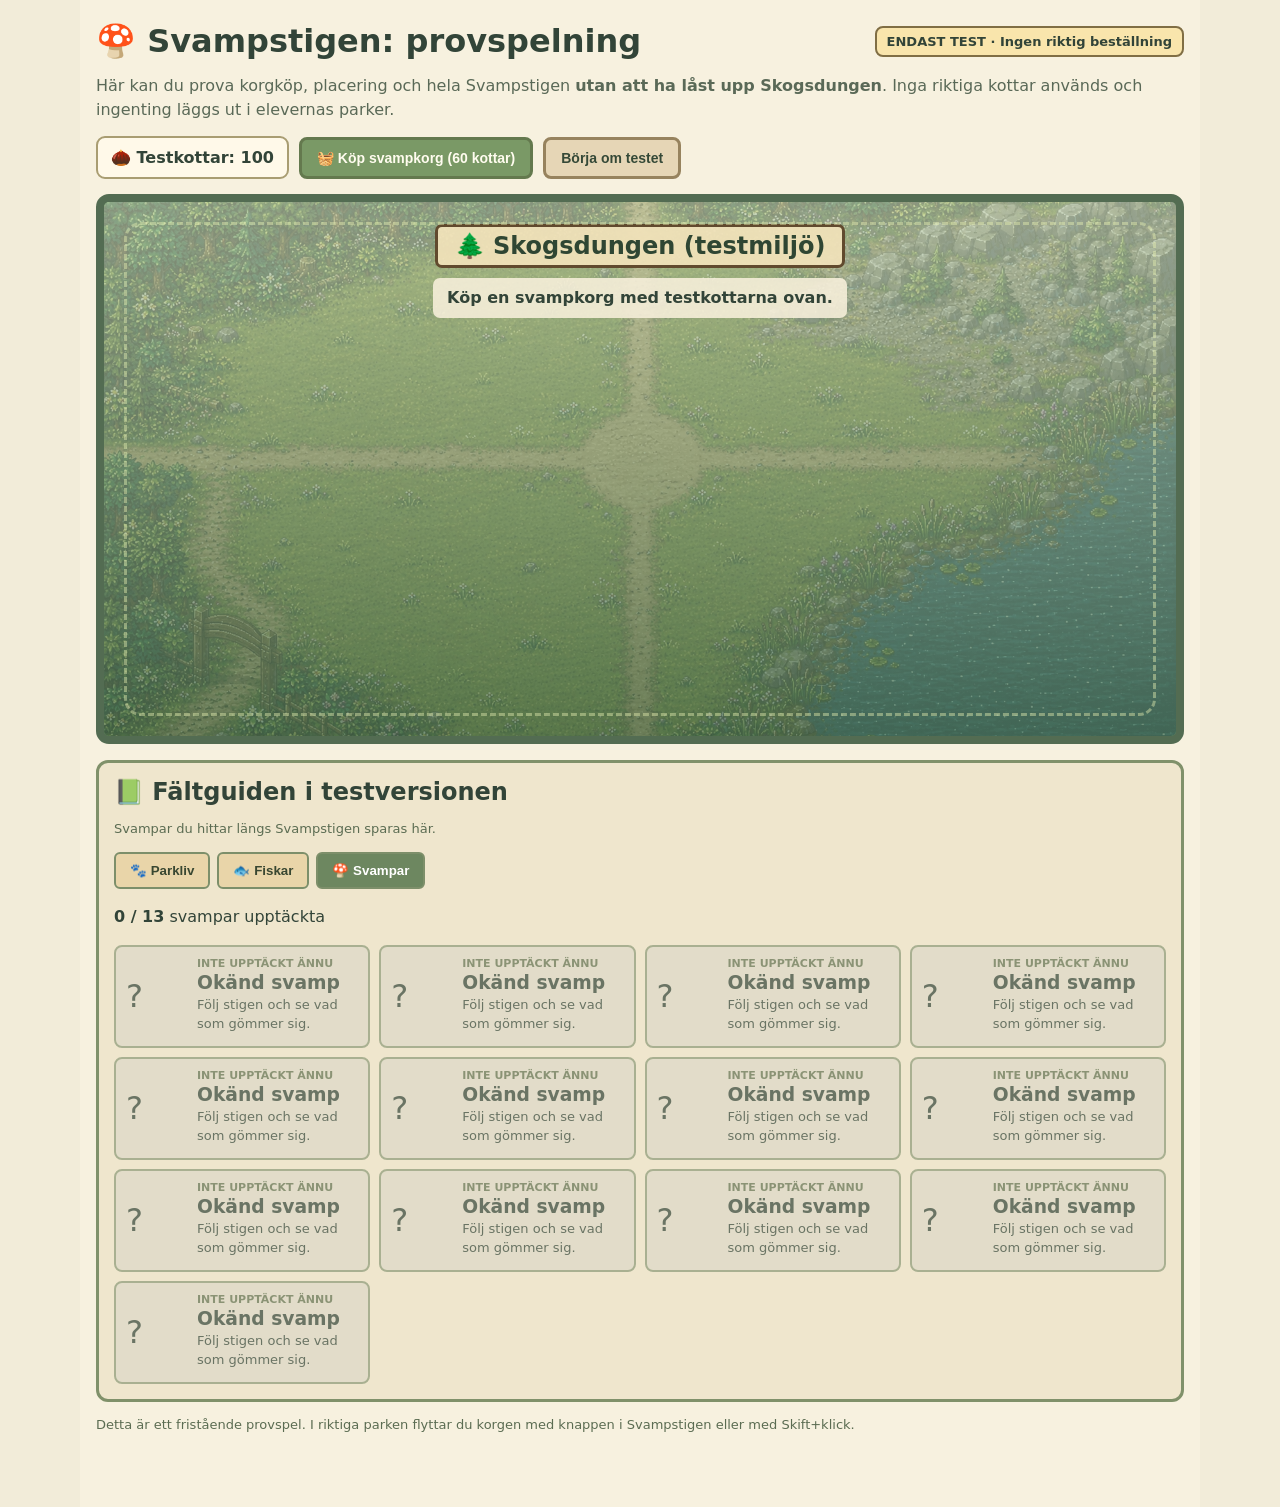
<file: svampstigen-test.html>
<!doctype html>
<html lang="sv">
<head>
<meta charset="utf-8">
<meta name="viewport" content="width=device-width, initial-scale=1">
<title>Svampstigen – fristående test | Matteparken</title>
<link rel="stylesheet" href="svampstigen.css">
<style>
:root{font-family:system-ui,-apple-system,"Segoe UI",sans-serif;color:#324438;background:#f2ecd9}
*{box-sizing:border-box}body{margin:0}
.game{position:relative;min-height:100vh;max-width:1120px;margin:0 auto;padding:16px 16px 60px;background:#f7f1df}
.test-top{display:flex;align-items:center;justify-content:space-between;flex-wrap:wrap;gap:10px}
h1{font-size:clamp(22px,3vw,32px);margin:6px 0}p{line-height:1.5}
.test-tag{border:2px solid #806e44;background:#f9e5ac;border-radius:8px;padding:6px 10px;font-size:13px;font-weight:900}
.test-desc{margin:8px 0 14px;color:#5a6957}
.test-controls{display:flex;align-items:center;gap:10px;flex-wrap:wrap;margin-bottom:15px}
.test-button{border:3px solid #64794e;border-radius:8px;background:#7a9966;color:#fffcef;padding:10px 15px;font-size:14px;font-weight:850;cursor:pointer}
.test-button[disabled]{background:#b7b7a8;cursor:not-allowed}
.test-button.alt{background:#e6d6b6;color:#354937;border-color:#97835e}
.test-money{background:#fff9e9;border:2px solid #a99d72;border-radius:9px;padding:10px 13px;font-weight:900}
.park{position:relative;border:8px solid #536c52;border-radius:13px;overflow:hidden;background:#6d9b66;min-height:380px;height:min(54vw,550px)}
.park:before{content:"";position:absolute;inset:0;background:linear-gradient(#bad0a5b3,#48754cc4),url('assets/asset_004_67f3dcefe27d25d0.webp') center /cover;filter:saturate(.75)}
.park:after{content:"";position:absolute;inset:20px;border:3px dashed #e5efb270;border-radius:17px;pointer-events:none}
.test-forest{position:absolute;inset:0;cursor:default;display:flex;flex-direction:column;align-items:center;justify-content:flex-start;padding:22px 10px}
.test-forest h2{margin:0;padding:5px 17px;background:#f2e3baee;border:3px solid #614a2e;border-radius:7px;color:#2f4633}
.test-forest p{margin-top:10px;background:#f9f1dcdf;padding:8px 14px;text-align:center;border-radius:7px;font-weight:750}
.test-forest.placing{cursor:crosshair}
#testBasket{position:absolute;z-index:10;border:0;background:transparent;transform:translate(-50%,-100%);width:80px;height:80px;padding:0;cursor:pointer;filter:drop-shadow(1px 5px 3px #192d1b87)}
#testBasket img{display:block;width:100%;height:100%;image-rendering:pixelated}
#testBasket:focus-visible{outline:4px solid #fff3ae;border-radius:8px}
#testBasket:hover{filter:brightness(1.1) drop-shadow(1px 5px 4px #192d1b)}
.sp-launcher{display:none!important}
.modal-backdrop{position:absolute;z-index:90;inset:0;background:#1b2a1cc9;display:none;place-items:center;padding:12px}
.modal-backdrop.open{display:grid}
.close{position:absolute;right:10px;top:9px;width:36px;height:36px;background:#f4e6bd;color:#4b583e;border:0;border-radius:50%;font-weight:900;font-size:22px;cursor:pointer}
.test-guide{border:3px solid #80916a;border-radius:12px;background:#efe6cd;margin-top:16px;padding:15px}
.test-guide h2{margin:0 0 10px}
.field-guide-tabs{display:flex;gap:7px;flex-wrap:wrap;margin:10px 0}
.secondary{border:2px solid #7d8f6a;padding:9px 14px;border-radius:6px;background:#e9d5a9;color:#394731;font-weight:850;cursor:pointer}
.secondary.active{background:#6d8760;color:white}
.field-guide-grid{display:grid;grid-template-columns:repeat(auto-fit,minmax(240px,1fr));gap:9px}
.field-guide-card{display:flex;align-items:center;gap:9px;border:2px solid #8c9a78;border-radius:8px;padding:10px;background:#fff8e5}
.field-guide-card.unknown{opacity:.7;background:#ddd9c8}
.field-guide-icon{font-size:32px;min-width:62px}
.field-guide-entry-copy h3{margin:2px 0}
.field-guide-entry-copy p{margin:2px 0;font-size:13px}
.field-guide-kicker{font-size:11px;text-transform:uppercase;font-weight:900;color:#617151}
.test-guide-status{font-size:13px;color:#5b6c52}
.sp-spot{z-index:2}.sp-dialog{z-index:100}
@media(max-width:520px){.park{min-height:320px}.test-forest h2{font-size:18px}#testBasket{width:62px;height:62px}}
</style>
</head>
<body>
<div class="game">
  <header class="test-top">
    <h1>🍄 Svampstigen: provspelning</h1>
    <span class="test-tag">ENDAST TEST · Ingen riktig beställning</span>
  </header>
  <p class="test-desc">Här kan du prova korgköp, placering och hela Svampstigen <strong>utan att ha låst upp Skogsdungen</strong>. Inga riktiga kottar används och ingenting läggs ut i elevernas parker.</p>
  <div class="test-controls">
    <span class="test-money">🌰 Testkottar: <span id="testCones">100</span></span>
    <button class="test-button" type="button" id="testBuy">🧺 Köp svampkorg (60 kottar)</button>
    <button class="test-button alt" type="button" id="testReset">Börja om testet</button>
  </div>
  <div class="park" id="testPark">
    <div class="test-forest" id="testForest">
      <h2>🌲 Skogsdungen (testmiljö)</h2>
      <p id="testStatus">Köp en svampkorg med testkottarna ovan.</p>
    </div>
    <button hidden type="button" id="testBasket" title="Klicka för att gå längs Svampstigen" aria-label="Svampkorg – starta Svampstigen">
      <img src="assets/mushroom_basket_96.png" alt="">
    </button>
  </div>
  <section class="test-guide" aria-label="Test av Fältguiden">
    <h2>📗 Fältguiden i testversionen</h2>
    <p class="test-guide-status" id="fieldGuideIntro">Upptäckta svampar hamnar i den här provsamlingen.</p>
    <div class="field-guide-tabs">
      <button type="button" class="secondary" id="fieldGuideWildlifeTab">🐾 Parkliv</button>
      <button type="button" class="secondary" id="fieldGuideFishTab">🐟 Fiskar</button>
    </div>
    <p><strong id="fieldGuideCount">0 / 13</strong> <span id="fieldGuideProgressLabel">svampar upptäckta</span></p>
    <div class="field-guide-grid" id="fieldGuideGrid"><p>Fynden visas här efter att du öppnat fliken Svampar.</p></div>
  </section>
  <p class="test-guide-status">Detta är ett fristående provspel. I riktiga parken flyttar du korgen med knappen i Svampstigen eller med Skift+klick.</p>
</div>
<script>
window.Mattezoo={
  state:{onboarding:{keyTaken:true}},
  habitats:{isUnlocked:()=>true},
  events:new EventTarget(),
  cloudStudent:{activeStudent:()=>({student:{id:"svampstigen-test-only"}})},
  openModal:id=>document.getElementById(id)?.classList.add("open"),
  closeModal:id=>document.getElementById(id)?.classList.remove("open")
};
</script>
<script src="svampstigen.js"></script>
<script>
document.addEventListener("DOMContentLoaded",()=>{
  const money=document.getElementById("testCones");
  const buy=document.getElementById("testBuy");
  const reset=document.getElementById("testReset");
  const forest=document.getElementById("testForest");
  const basket=document.getElementById("testBasket");
  const status=document.getElementById("testStatus");
  const park=document.getElementById("testPark");
  let cones=100,stage="shop";
  const draw=()=>{
    money.textContent=cones;
    buy.disabled=stage!=="shop";
    buy.textContent=stage==="shop"?"🧺 Köp svampkorg (60 kottar)":"🧺 Korgen är köpt";
    forest.classList.toggle("placing",stage==="place"||stage==="move");
    status.textContent=stage==="shop"?"Köp en svampkorg med testkottarna ovan.":stage==="place"||stage==="move"?"Klicka där korgen ska stå i skogen.":"Klicka på korgen för att starta Svampstigen!";
  };
  // Samma flyttknapp som i riktiga parken, men utan att påverka elevdata.
  window.Mattezoo.basketActions = {
    move(){
      if(stage!=="ready")return;
      basket.hidden=true;
      stage="move";
      draw();
    }
  };
  buy.addEventListener("click",()=>{
    if(stage!=="shop"||cones<60)return;
    cones-=60;stage="place";draw();
  });
  forest.addEventListener("click",event=>{
    if(stage!=="place"&&stage!=="move")return;
    const r=park.getBoundingClientRect();
    let x=((event.clientX-r.left)/r.width)*100;
    let y=((event.clientY-r.top)/r.height)*100;
    x=Math.max(12,Math.min(88,x));y=Math.max(28,Math.min(92,y));
    basket.style.left=x+"%";basket.style.top=y+"%";
    basket.hidden=false;
    stage="ready";draw();
  });
  basket.addEventListener("click",event=>{
    event.preventDefault();event.stopPropagation();
    if(stage==="ready")window.Mattezoo.svampstigen?.open("test-basket");
  });
  reset.addEventListener("click",()=>{
    window.Mattezoo.svampstigen?.close();
    cones=100;stage="shop";basket.hidden=true;
    try {
      const key="matteparkenSvampstigen_v1";
      const saved=JSON.parse(localStorage.getItem(key)||"{}");
      if(saved && typeof saved==="object"){
        delete saved["student:svampstigen-test-only"];
        localStorage.setItem(key,JSON.stringify(saved));
      }
    } catch(_) {}
    draw();
    document.getElementById("fieldGuideMushroomTab")?.click();
  });
  document.getElementById("fieldGuideWildlifeTab").addEventListener("click",()=>{
    document.getElementById("fieldGuideGrid").innerHTML="<p>Provsamlingen gäller bara Svampstigen. Klicka på Svampar.</p>";
    document.getElementById("fieldGuideMushroomTab")?.classList.remove("active");
  });
  document.getElementById("fieldGuideFishTab").addEventListener("click",()=>{
    document.getElementById("fieldGuideGrid").innerHTML="<p>Provsamlingen gäller bara Svampstigen. Klicka på Svampar.</p>";
    document.getElementById("fieldGuideMushroomTab")?.classList.remove("active");
  });
  draw();
  document.getElementById("fieldGuideMushroomTab")?.click();
});
</script>
</body>
</html>
</file>
<file: percent_part_interest.css>
/* Matteparken: två spel i samma lugna, naturinspirerade spelstil. */
.pp-game .pp-top{gap:14px}
.pp-game .pp-top h2{margin-top:15px}
.pp-game .pp-board{max-width:850px;margin:0 auto;color:#334a38}
.pp-game .pp-progress{display:flex;justify-content:space-between;gap:12px;align-items:center;font-size:14px;color:#526b54;margin-bottom:10px}
.pp-game .pp-track{height:12px;border:1px solid #c1cbaa;border-radius:30px;background:#e8eedf;overflow:hidden;margin-bottom:19px}
.pp-game .pp-track div{height:100%;background:linear-gradient(90deg,#6a9863,#a5ba78);transition:width .2s}
.pp-game .pp-scene{display:flex;align-items:center;gap:18px;padding:16px 19px;border-radius:15px;border:2px solid #d3d7bd;background:#f8f5e9;margin-bottom:15px}
.pp-game .pp-icon{font-size:52px;width:88px;min-width:88px;height:86px;background:#e6ead5;border:2px solid #cad6ad;border-radius:15px;display:grid;place-items:center}
.pp-game .pp-context{min-width:0}
.pp-game .pp-context h3{font-size:20px;color:#3c654a;margin:0 0 8px;font-weight:800}
.pp-game .pp-context p{font-size:17px;line-height:1.55;margin:0}
.pp-game .pp-formula{border:1px dashed #90a786;background:#eff3e5;border-radius:10px;margin:14px auto;padding:12px 16px;font-weight:800;text-align:center;color:#446345;max-width:600px}
.pp-game .pp-fields{display:grid;grid-template-columns:repeat(2,minmax(0,1fr));gap:12px;margin-top:17px}
.pp-game .pp-field{display:block;font-weight:750;font-size:14px;background:#f8f7ef;border:1px solid #cbd4ba;border-radius:13px;padding:13px;color:#475d4d;min-width:0}
.pp-game .pp-field>span{display:block;min-height:21px;margin-bottom:7px}
.pp-game .pp-field-row{display:flex;align-items:center;gap:9px}
.pp-game .pp-field-row input{font-size:19px;font-weight:700;background:#fffefa;color:#253c2e;border:2px solid #aebfa4;border-radius:9px;padding:10px;width:100%;min-width:0}
.pp-game .pp-field-row input:disabled{background:#edf1e6;color:#405744}
.pp-game .pp-field-row strong{font-size:15px;white-space:nowrap}
.pp-game .pp-field-row input.pp-error{border-color:#bb7059;background:#fff4ed}
.pp-game .pp-actions{display:flex;align-items:center;justify-content:center;flex-wrap:wrap;gap:11px;margin:20px auto 10px}
.pp-game .pp-actions button{min-height:44px}
.pp-game .pp-feedback{min-height:25px;font-weight:750;line-height:1.5;text-align:center;margin-top:15px}
.pp-game .pp-feedback.good{color:#367443}
.pp-game .pp-feedback.bad{color:#9b593f}
.pp-game .pp-steps{border:1px solid #bfcead;border-left:5px solid #789c73;background:#f0f5e9;border-radius:10px;max-width:680px;margin:15px auto 0;padding:15px 18px;line-height:1.75}
.pp-game .pp-steps ol{padding-left:24px;list-style:decimal;margin:8px 0}
.pp-game .pp-steps li{padding-left:4px}
.pp-game .pp-steps p{font-weight:750;margin:8px 0 0}
.pp-game .pp-small{font-size:13px;color:#607361;text-align:center;margin-top:19px;line-height:1.5}
.pp-game .pp-complete{text-align:center;padding:35px 20px}
.pp-game .pp-trophy{font-size:60px}
.pp-game .pp-complete h3{font-size:27px;margin:10px 0;color:#46734a}
.pp-game .pp-complete p{font-size:17px}
.pp-game .pp-reward{font-size:24px;font-weight:900;color:#446c42;padding:12px 0}
.pp-game button:focus-visible,.pp-game input:focus-visible{outline:3px solid #b6c17c;outline-offset:3px}
@media(max-width:620px){
 .pp-game .pp-scene{display:block;padding:13px}
 .pp-game .pp-icon{font-size:40px;width:67px;min-width:67px;height:62px;margin-bottom:12px}
 .pp-game .pp-context h3{font-size:18px}
 .pp-game .pp-context p{font-size:15px}
 .pp-game .pp-fields{grid-template-columns:1fr}
 .pp-game .pp-progress{font-size:12px}
 .pp-game .pp-field>span{min-height:0}
}

/* Frivillig miniräknare i Beräkna delen och Räntebanken. */
.pp-game .pp-calculator{width:min(100%,350px);margin:17px auto 4px;border:2px solid #b6c5ab;border-radius:14px;background:#f4f3e7;box-shadow:0 3px 0 #d8dfcc;overflow:hidden}
.pp-game .pp-calculator summary{display:flex;align-items:center;justify-content:space-between;gap:12px;padding:12px 16px;font-weight:850;font-size:16px;color:#385943;cursor:pointer;list-style:none;user-select:none}
.pp-game .pp-calculator summary::-webkit-details-marker{display:none}
.pp-game .pp-calculator summary::after{content:"▾";font-size:17px;color:#597d60}
.pp-game .pp-calculator[open] summary::after{content:"▴"}
.pp-game .pp-calculator summary>span{font-size:12px;font-weight:600;color:#718070}
.pp-game .pp-calculator summary:focus-visible{outline:3px solid #b6c17c;outline-offset:-4px;border-radius:10px}
.pp-game .pp-calc-body{border-top:1px solid #ced7bd;padding:13px 14px 9px}
.pp-game .pp-calc-screen{background:#e3e9d8;border:2px solid #a5b39e;border-radius:10px;min-height:76px;padding:8px 12px 7px;display:flex;flex-direction:column;justify-content:flex-end;gap:2px}
.pp-game .pp-calc-expression{color:#607361;font-size:12px;min-height:18px;text-align:right;white-space:nowrap;overflow:hidden}
.pp-game .pp-calc-display{display:block;width:100%;color:#263e31;font-size:27px;line-height:1.25;font-weight:850;font-variant-numeric:tabular-nums;text-align:right;white-space:nowrap;overflow-x:auto;outline-offset:3px}
.pp-game .pp-calc-keys{display:grid;grid-template-columns:repeat(4,minmax(0,1fr));gap:7px;margin-top:10px}
.pp-game .pp-calc-key{min-width:0;min-height:43px;border:1px solid #bbc6b0;border-bottom:3px solid #a4b49b;border-radius:9px;padding:5px 3px;background:#fffefa;color:#2d4635;font-size:19px;font-weight:800;cursor:pointer}
.pp-game .pp-calc-key:hover{background:#eaf2e2;border-color:#86a580}
.pp-game .pp-calc-key:active{transform:translateY(1px);border-bottom-width:2px}
.pp-game .pp-calc-key.pp-calc-operator{background:#dfead8;color:#365c40}
.pp-game .pp-calc-key.pp-calc-delete{grid-column:span 2;background:#eee9da;font-size:21px}
.pp-game .pp-calc-key.pp-calc-equals{grid-column:span 2;background:#718f69;color:#fff;border-color:#5d7957;border-bottom-color:#4c6847;font-size:22px}
.pp-game .pp-calc-key.pp-calc-equals:hover{background:#5e805a}
.pp-game .pp-calc-help{font-size:11px;color:#617161;text-align:center;line-height:1.45;margin:10px 0 2px}
@media(max-width:380px){.pp-game .pp-calculator summary{padding:10px 12px}.pp-game .pp-calculator summary>span{font-size:11px}.pp-game .pp-calc-body{padding:10px}.pp-game .pp-calc-key{min-height:42px}}
</file>
<file: svampstigen.css>
/* Svampstigen v1: fristående minispel, påverkar inte fisket. */
.sp-launcher{position:absolute;z-index:13;left:20%;top:25%;border:3px solid #4d3929;border-radius:8px;background:#dfc08a;color:#2c392a;padding:8px 11px;font-weight:950;font-size:13px;box-shadow:3px 5px 0 #3e3228;cursor:pointer;transform:translate(-50%,-50%);white-space:nowrap}
.sp-launcher:hover,.sp-launcher:focus-visible{background:#f6d994;outline:3px solid #fff5bb;outline-offset:2px}
.sp-launcher.hidden{display:none}
.sp-dialog{position:relative;box-sizing:border-box;width:min(790px,95vw);max-height:92vh;overflow:auto;border:6px solid #4c6247;border-radius:17px;background:#f8efd6;padding:16px 19px 19px;box-shadow:0 10px 0 #334a36}
.sp-head{display:flex;align-items:center;justify-content:space-between;gap:10px;margin:0 34px 11px 0}
.sp-head h2{margin:0;color:#374733;font-size:26px}
.sp-head p{margin:4px 0 0;color:#5e6e5b;font-size:13px}
.sp-head .sp-move{margin-right:8px;align-self:center;white-space:nowrap;padding:7px 10px;font-size:13px}
.sp-scene{position:relative;overflow:hidden;border:4px solid #61795a;border-radius:12px;background:#557350;aspect-ratio:2 / 1;min-height:210px}
.sp-scene svg.sp-landscape{width:100%;height:100%;display:block;image-rendering:pixelated}
.sp-scene:after{content:"";position:absolute;inset:0;border:5px solid #29433144;pointer-events:none}
.sp-choices{position:absolute;bottom:5%;left:5%;right:5%;display:grid;grid-template-columns:repeat(3,minmax(0,1fr));gap:12px}
.sp-choices button{background:#e2c18b;color:#2b3b2f;font-size:clamp(12px,2vw,17px);font-weight:950;padding:13px 3px;border:3px solid #64472f;border-radius:7px;box-shadow:0 4px 0 #41301f;cursor:pointer}
.sp-choices button:hover,.sp-choices button:focus-visible{background:#ffe0a6;transform:translateY(-2px)}
.sp-panel{display:grid;justify-items:center;gap:8px;padding:16px;border:3px solid #a89c75;border-radius:12px;background:#fff7dc;text-align:center;margin-top:13px}
.sp-panel p{margin:0;line-height:1.35}
.sp-question{font:900 clamp(35px,6vw,51px) Consolas,monospace;color:#334434}
.sp-answer-wrap{display:flex;justify-content:center;align-items:center;gap:8px;flex-wrap:wrap}
.sp-answer{width:120px;max-width:33vw;text-align:center;font-size:27px;padding:8px;background:#fff;color:#303a2f;border:3px solid #ad9d6c;border-radius:7px}
.sp-primary,.sp-secondary{border:3px solid #536b46;border-radius:9px;padding:10px 17px;font-size:15px;font-weight:900;cursor:pointer}
.sp-primary{background:#7d9a65;color:#fff9e8}.sp-secondary{background:#dfd8b6;color:#334334}
.sp-primary:hover,.sp-primary:focus-visible{background:#5e804f}.sp-secondary:hover,.sp-secondary:focus-visible{background:#f0e8bd}
.sp-error{color:#9b392a;font-weight:800}
.sp-place{position:absolute;top:10px;left:11px;padding:6px 11px;border:2px solid #73583d;border-radius:6px;background:#fff1cacc;font-weight:900;font-size:13px;color:#3e4b33}
.sp-spot{z-index:2;position:absolute;left:50%;top:43%;transform:translate(-50%,-25%);display:grid;place-items:center;width:140px;height:140px;border:0;background:transparent;cursor:pointer}
.sp-spot:focus-visible{outline:4px dashed #fff0a8;border-radius:50%}
.sp-spot .sp-specimen{position:relative;display:block;width:105px;height:105px;transition:transform .2s ease;filter:drop-shadow(3px 5px 0 #182c1d7a)}
.sp-mushroom-sprite{display:block;object-fit:contain;image-rendering:pixelated}
.sp-spot .sp-specimen .sp-mushroom-sprite{width:100%;height:100%}
.sp-spot:after{content:"";z-index:2;position:absolute;top:50%;left:26%;width:94px;height:62px;border:4px solid #475c35;border-radius:40% 60% 35% 35%;background:radial-gradient(circle at 35% 22%,#8fbc69 0 8%,transparent 9%),linear-gradient(135deg,#506844,#71865a 55%,#3e553e);transform:rotate(-8deg);box-shadow:3px 5px 0 #34472f}
.sp-spot.sp-stump:after{top:54%;left:22%;width:110px;height:69px;border-radius:15% 13% 9% 8%;border-color:#65452e;background:repeating-linear-gradient(90deg,#815838 0 13px,#6c472e 13px 18px);transform:rotate(3deg)}
.sp-spot.sp-spruce:after{top:45%;left:9%;width:130px;height:90px;background:#466847;border:0;clip-path:polygon(0% 80%,15% 80%,25% 45%,33% 53%,50% 0%,63% 52%,79% 40%,87% 72%,100% 85%,80% 93%,20% 100%);transform:none;box-shadow:none}
.sp-spot:hover .sp-specimen{transform:translateY(-5px)}
.sp-spot:before{content:"";position:absolute;inset:3px;border:3px dashed #fff1ba9c;border-radius:50%;animation:sp-breathe 2s ease-in-out infinite}
@keyframes sp-breathe{50%{opacity:.4;transform:scale(.97)}}
.sp-discovery{display:flex;justify-content:center;align-items:center;gap:20px;flex-wrap:wrap}
.sp-discovery .sp-mushroom-sprite{width:112px;height:112px;flex-shrink:0;filter:drop-shadow(3px 5px 1px #273e2a55)}
.sp-record{font-weight:900;color:#567c44}
.sp-actions{display:flex;justify-content:center;gap:10px;flex-wrap:wrap;margin-top:13px}
.sp-foot{margin-top:10px;text-align:center;color:#63705b;font-size:12px;font-weight:800}
.sp-guide-count{margin:0 0 14px;color:#5e6b60}
.sp-guide-img{width:80px;height:80px;flex-shrink:0}
.sp-guide-img .sp-mushroom-sprite{width:100%;height:100%}
@media(max-width:520px){.sp-head{flex-wrap:wrap;margin-right:28px}.sp-head .sp-move{font-size:12px}.sp-dialog{padding:12px}.sp-head h2{font-size:23px}.sp-scene{min-height:180px}.sp-choices{gap:5px}.sp-choices button{padding:10px 1px;font-size:12px}.sp-launcher{font-size:11px;padding:6px}.sp-spot{top:41%}}
</file>
